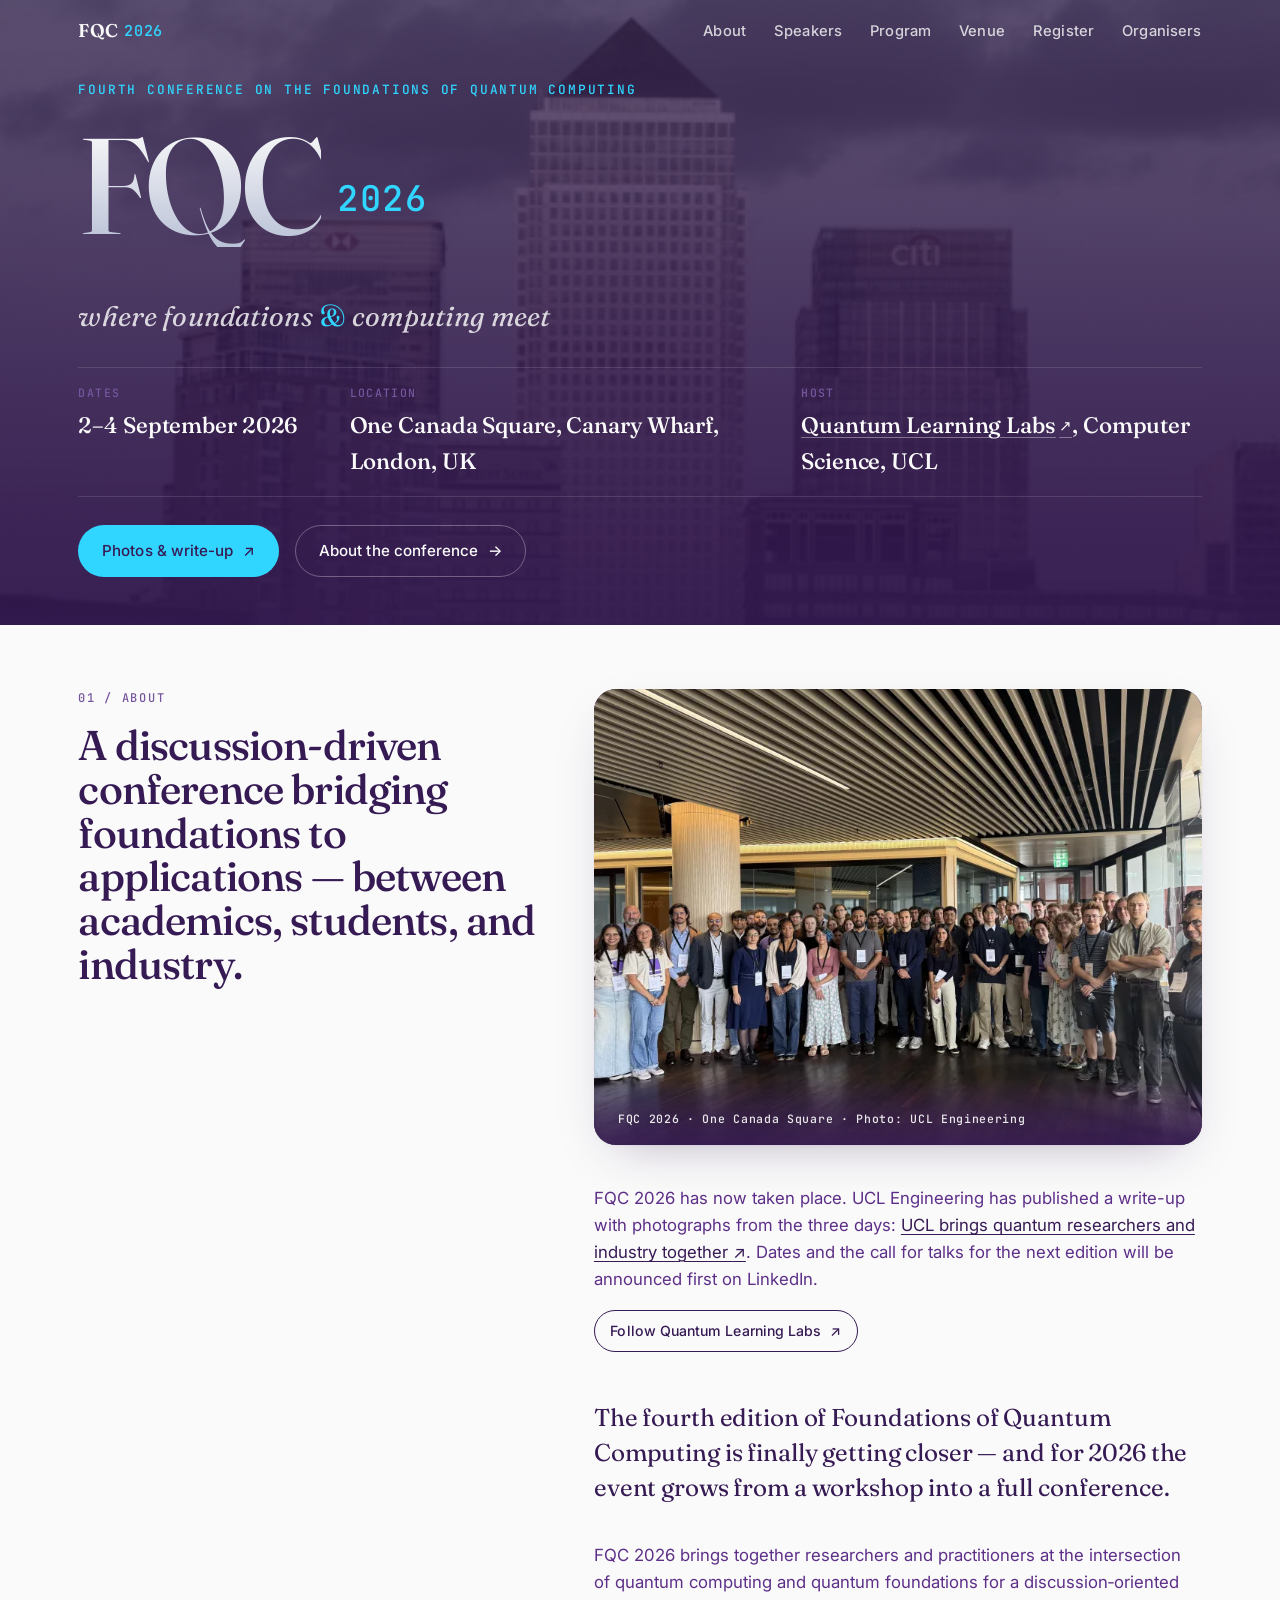
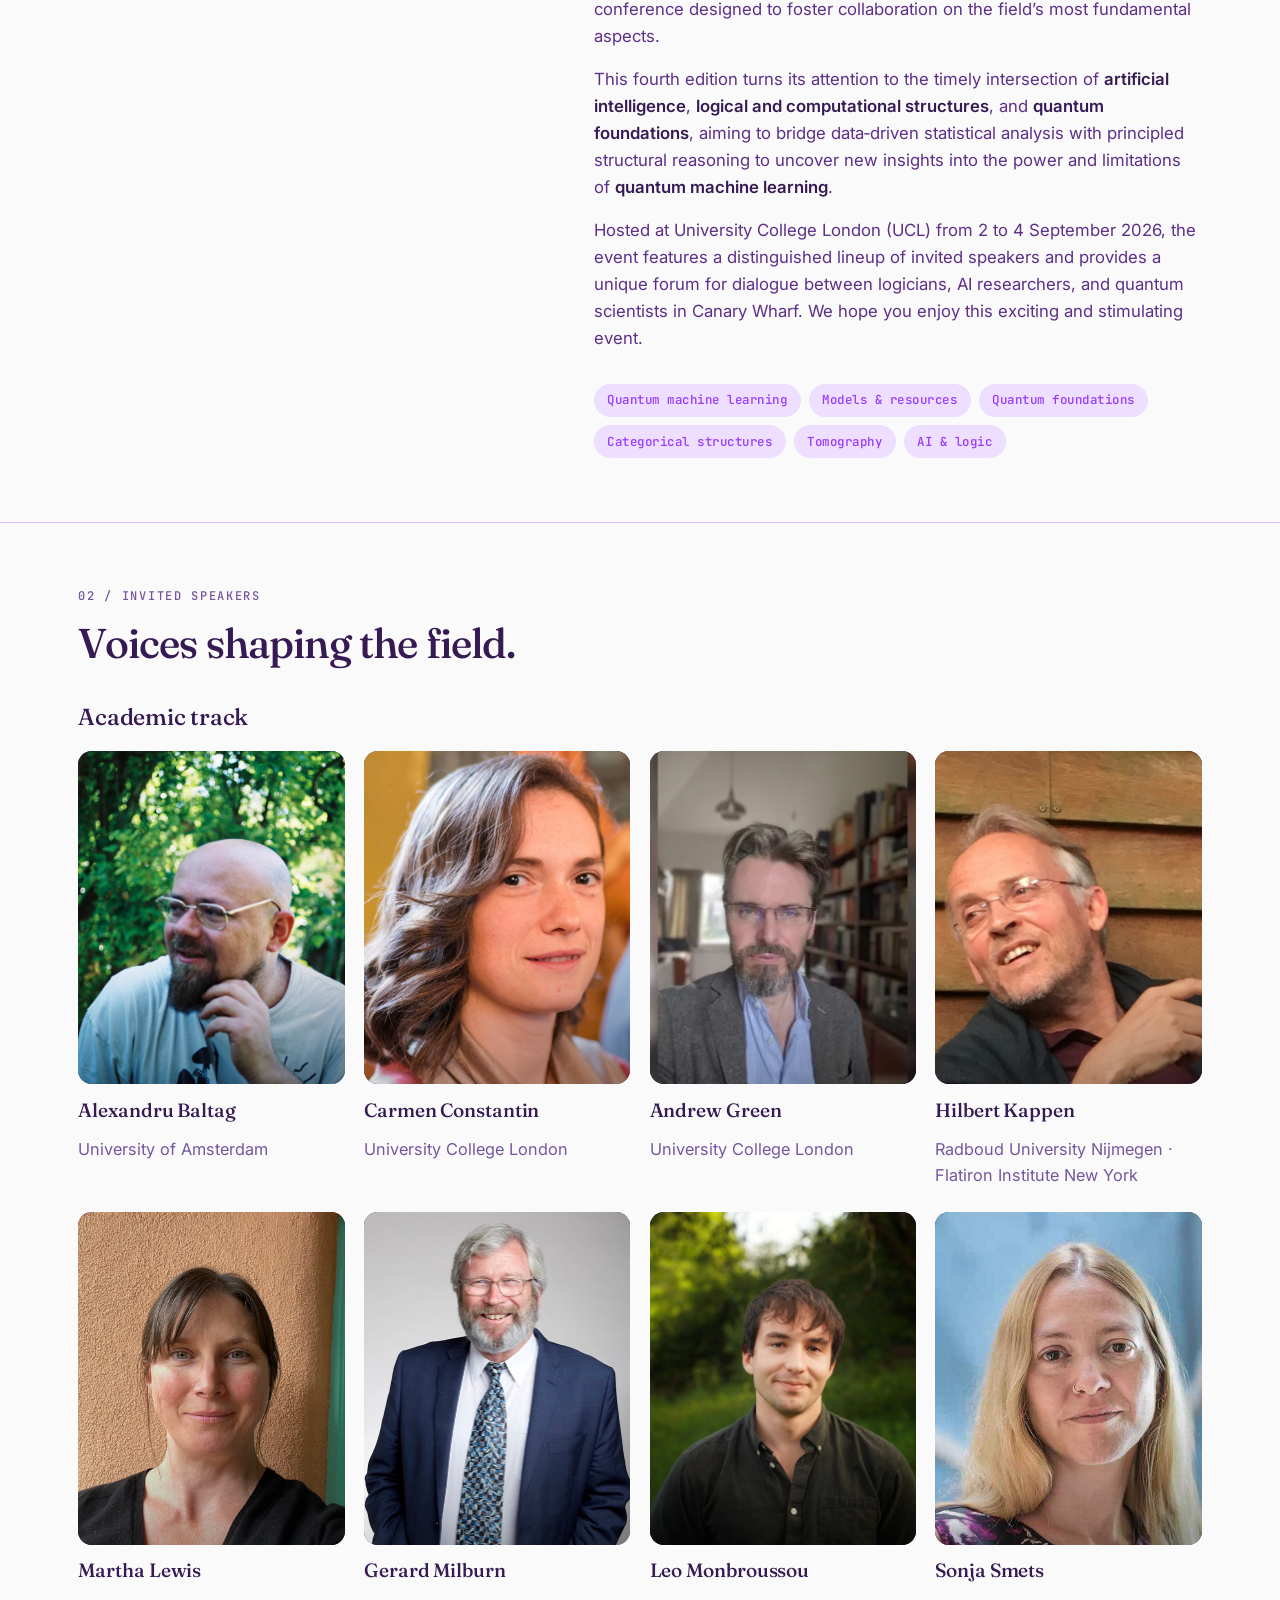
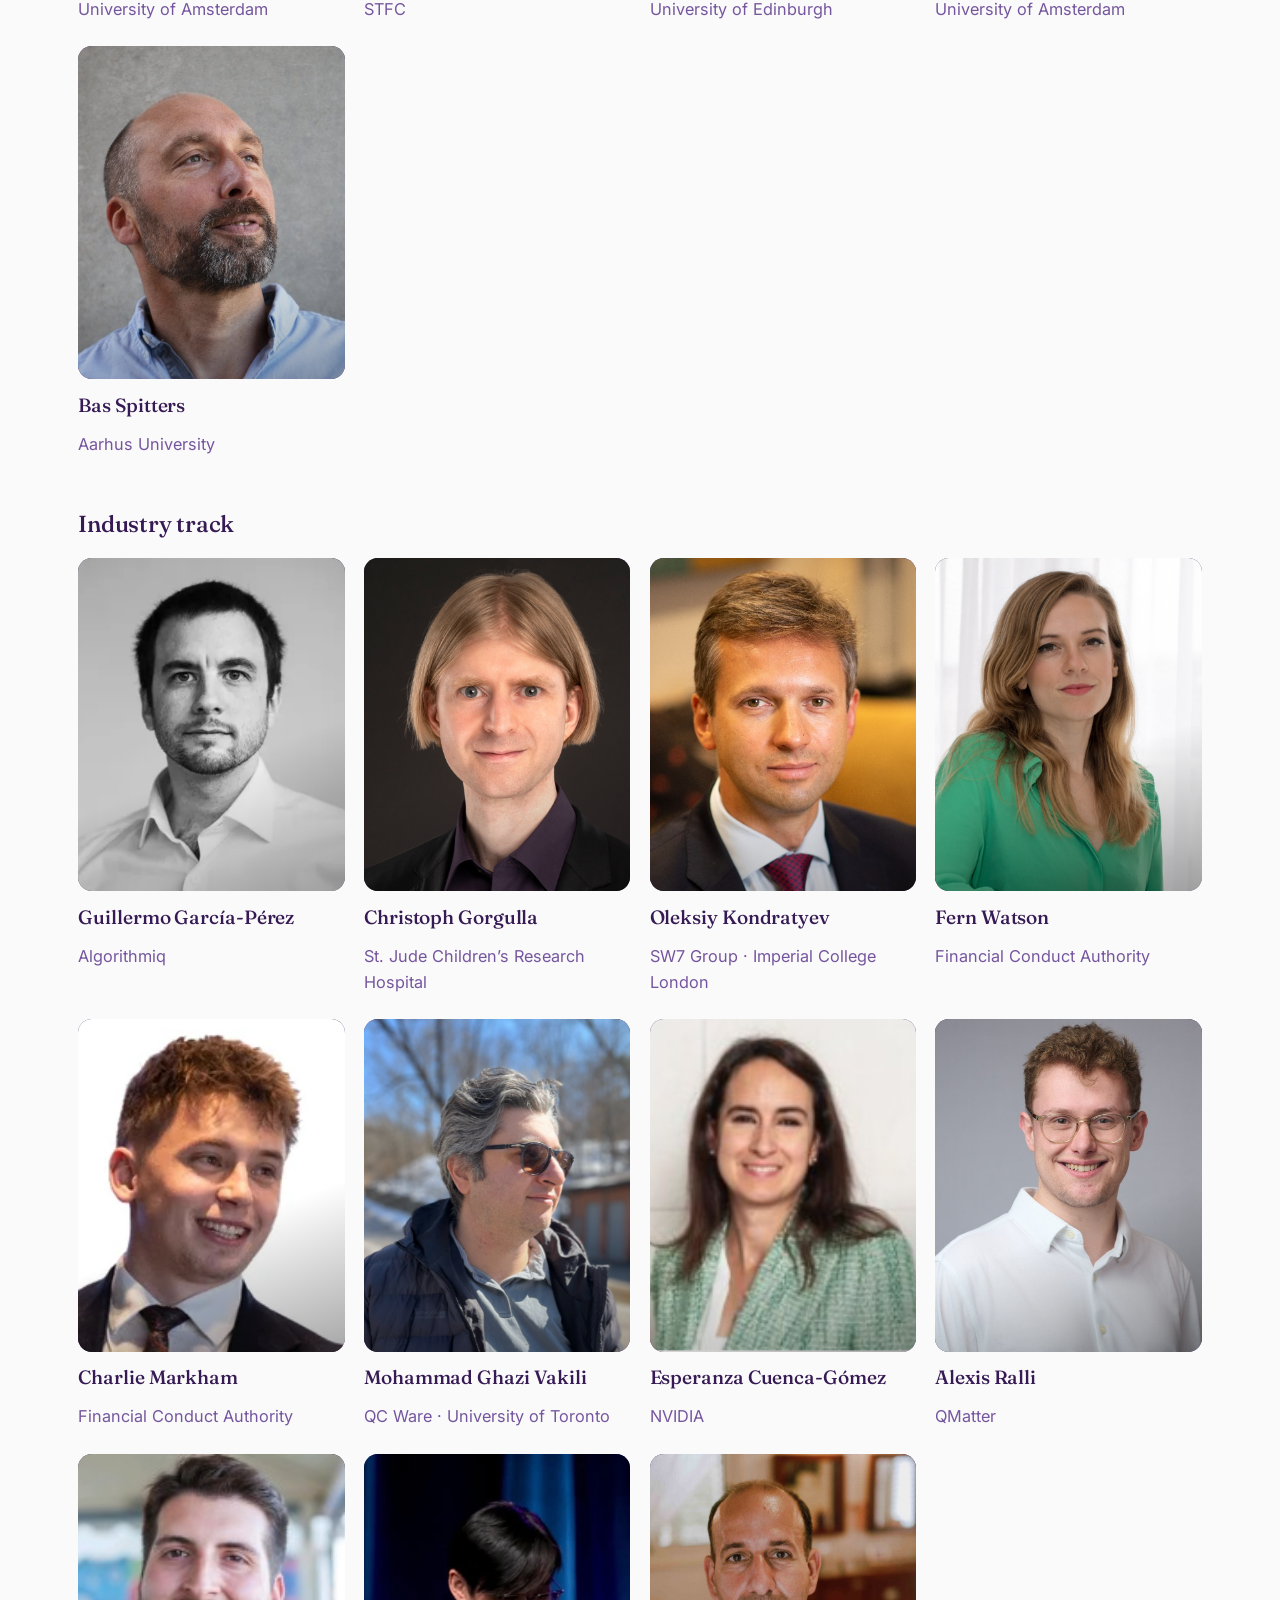
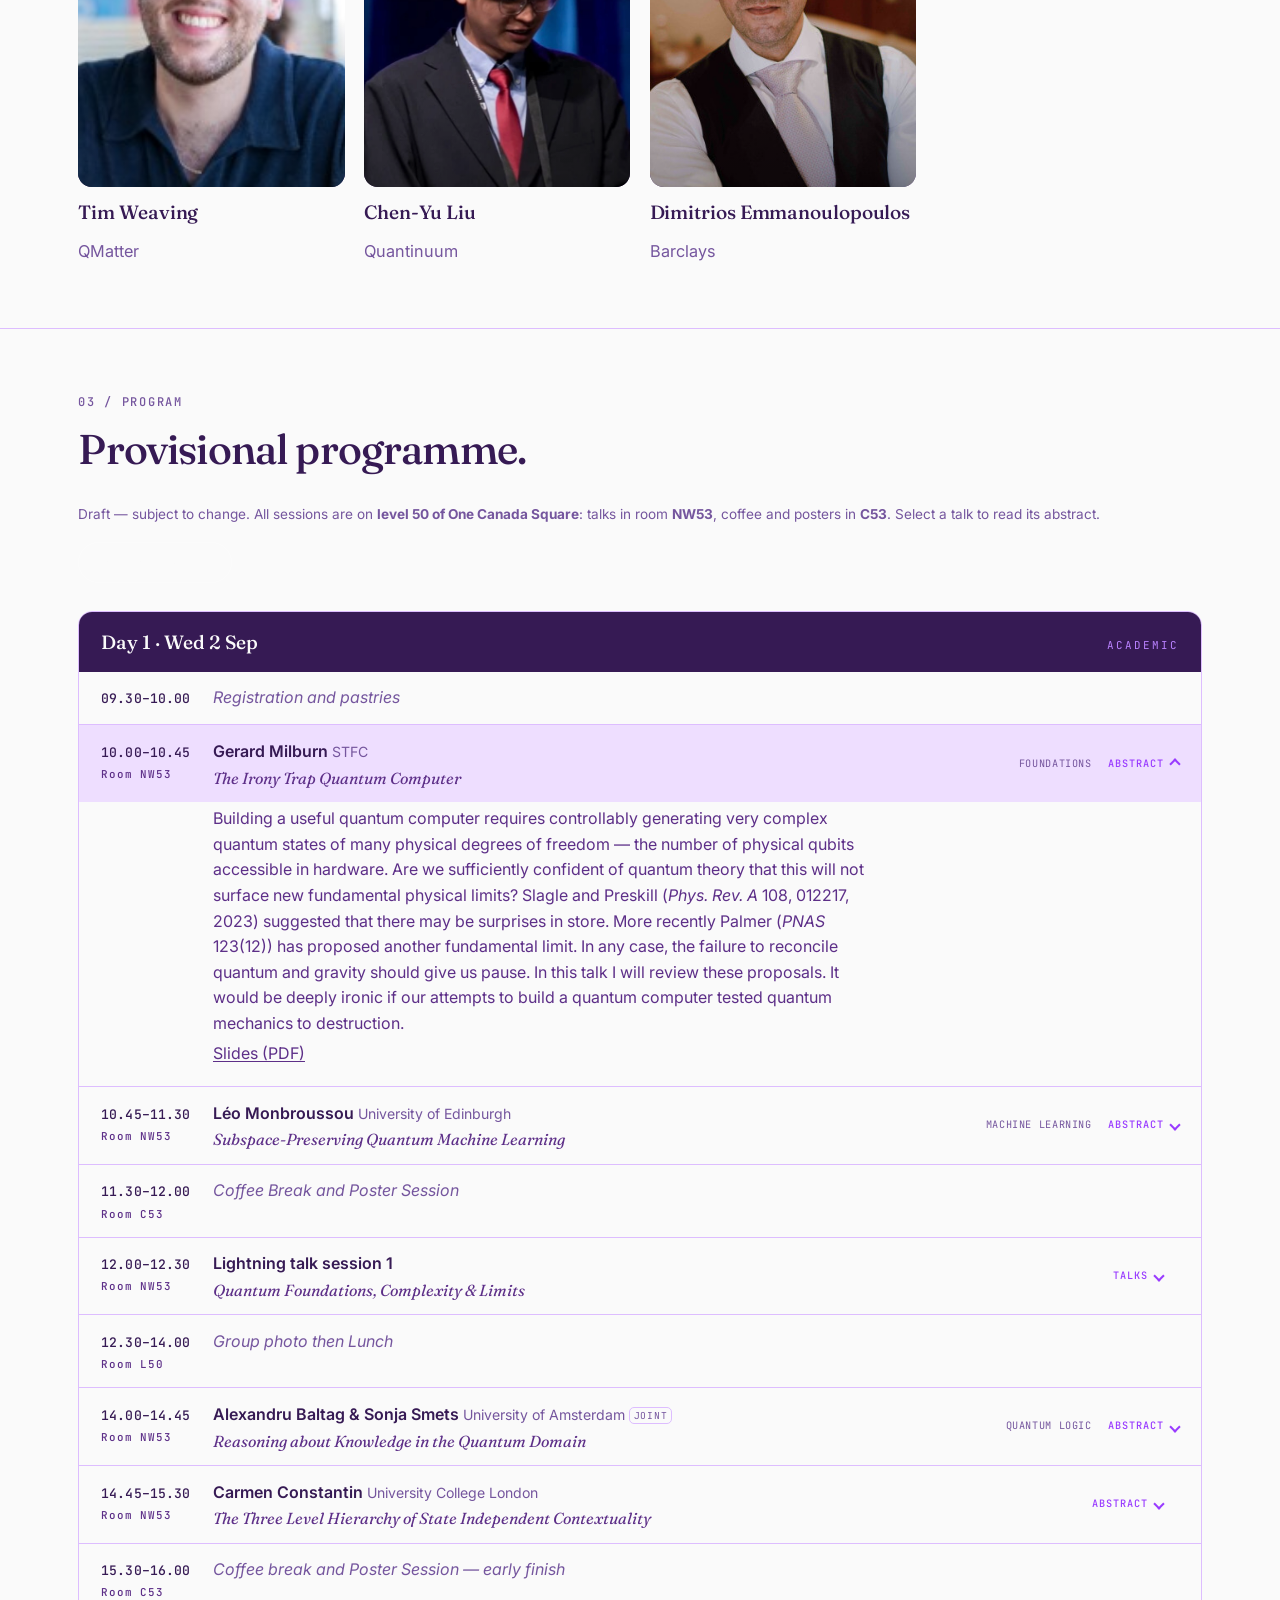
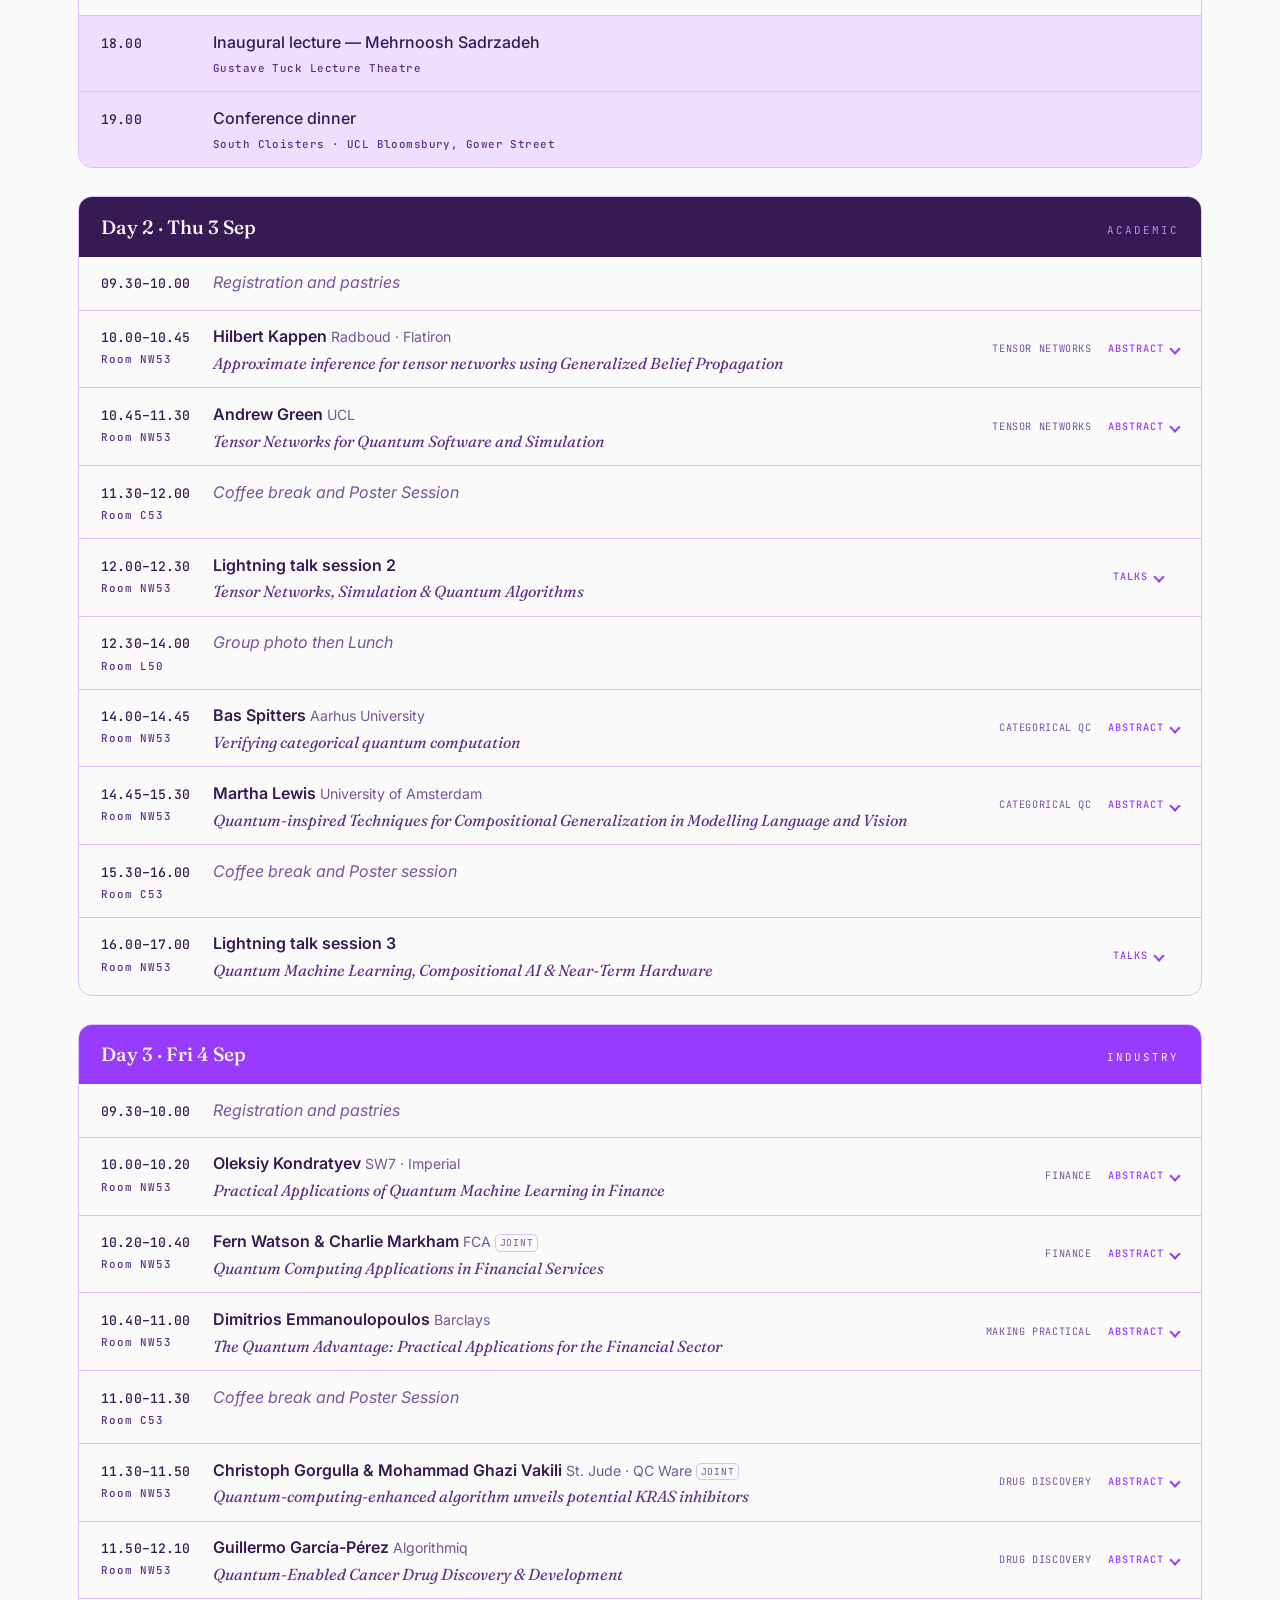
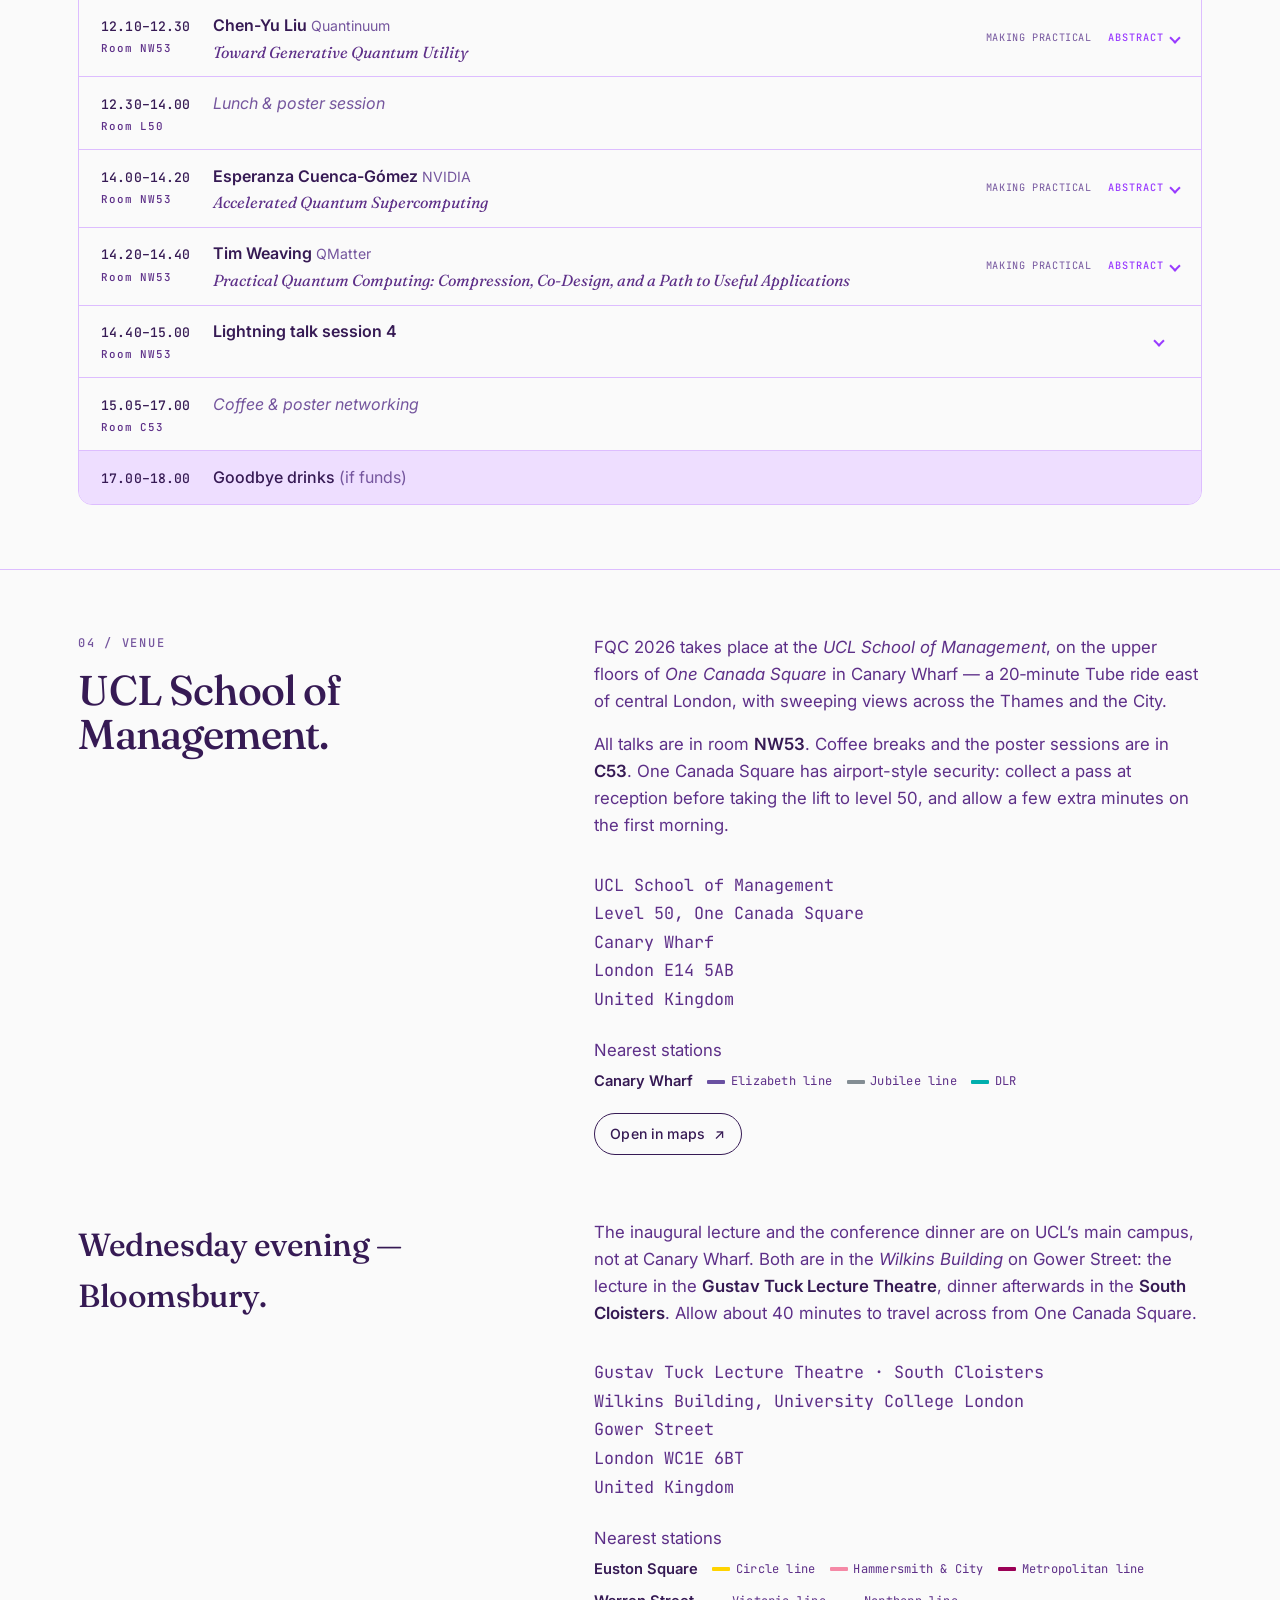
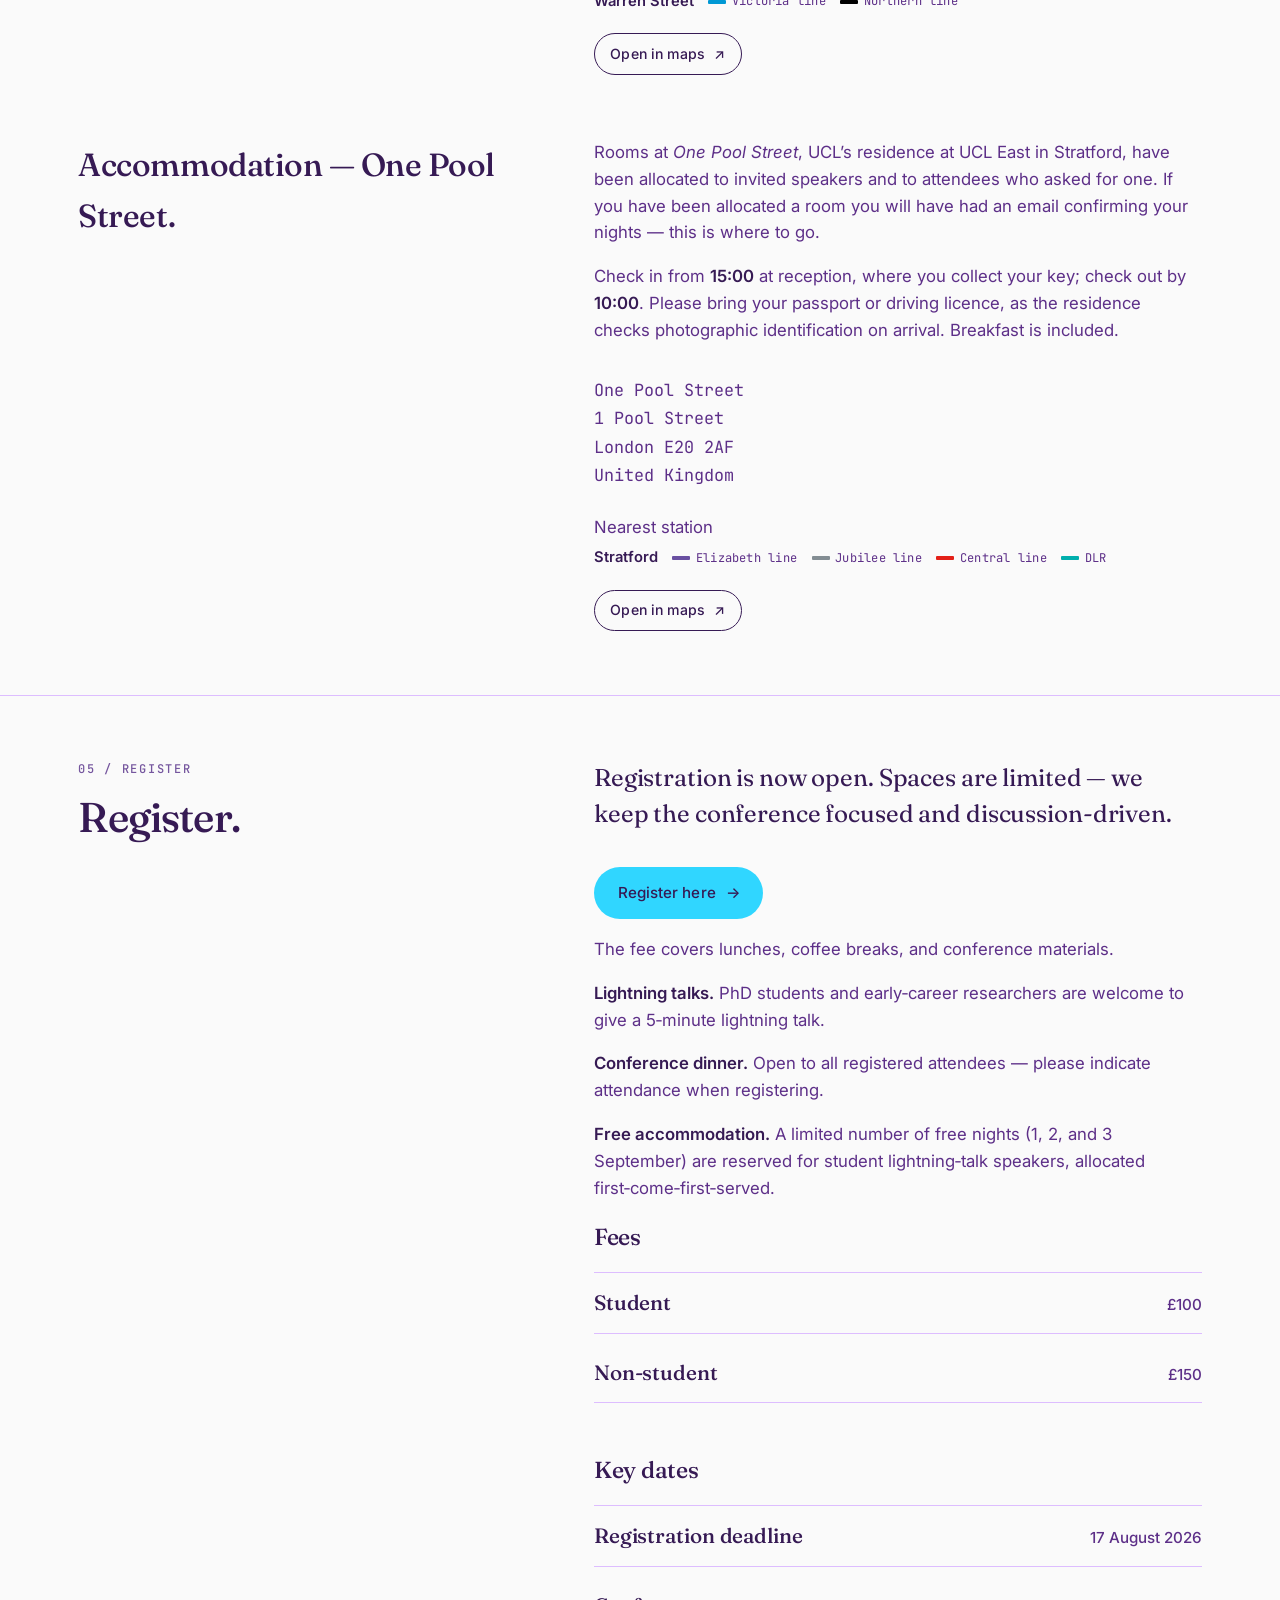
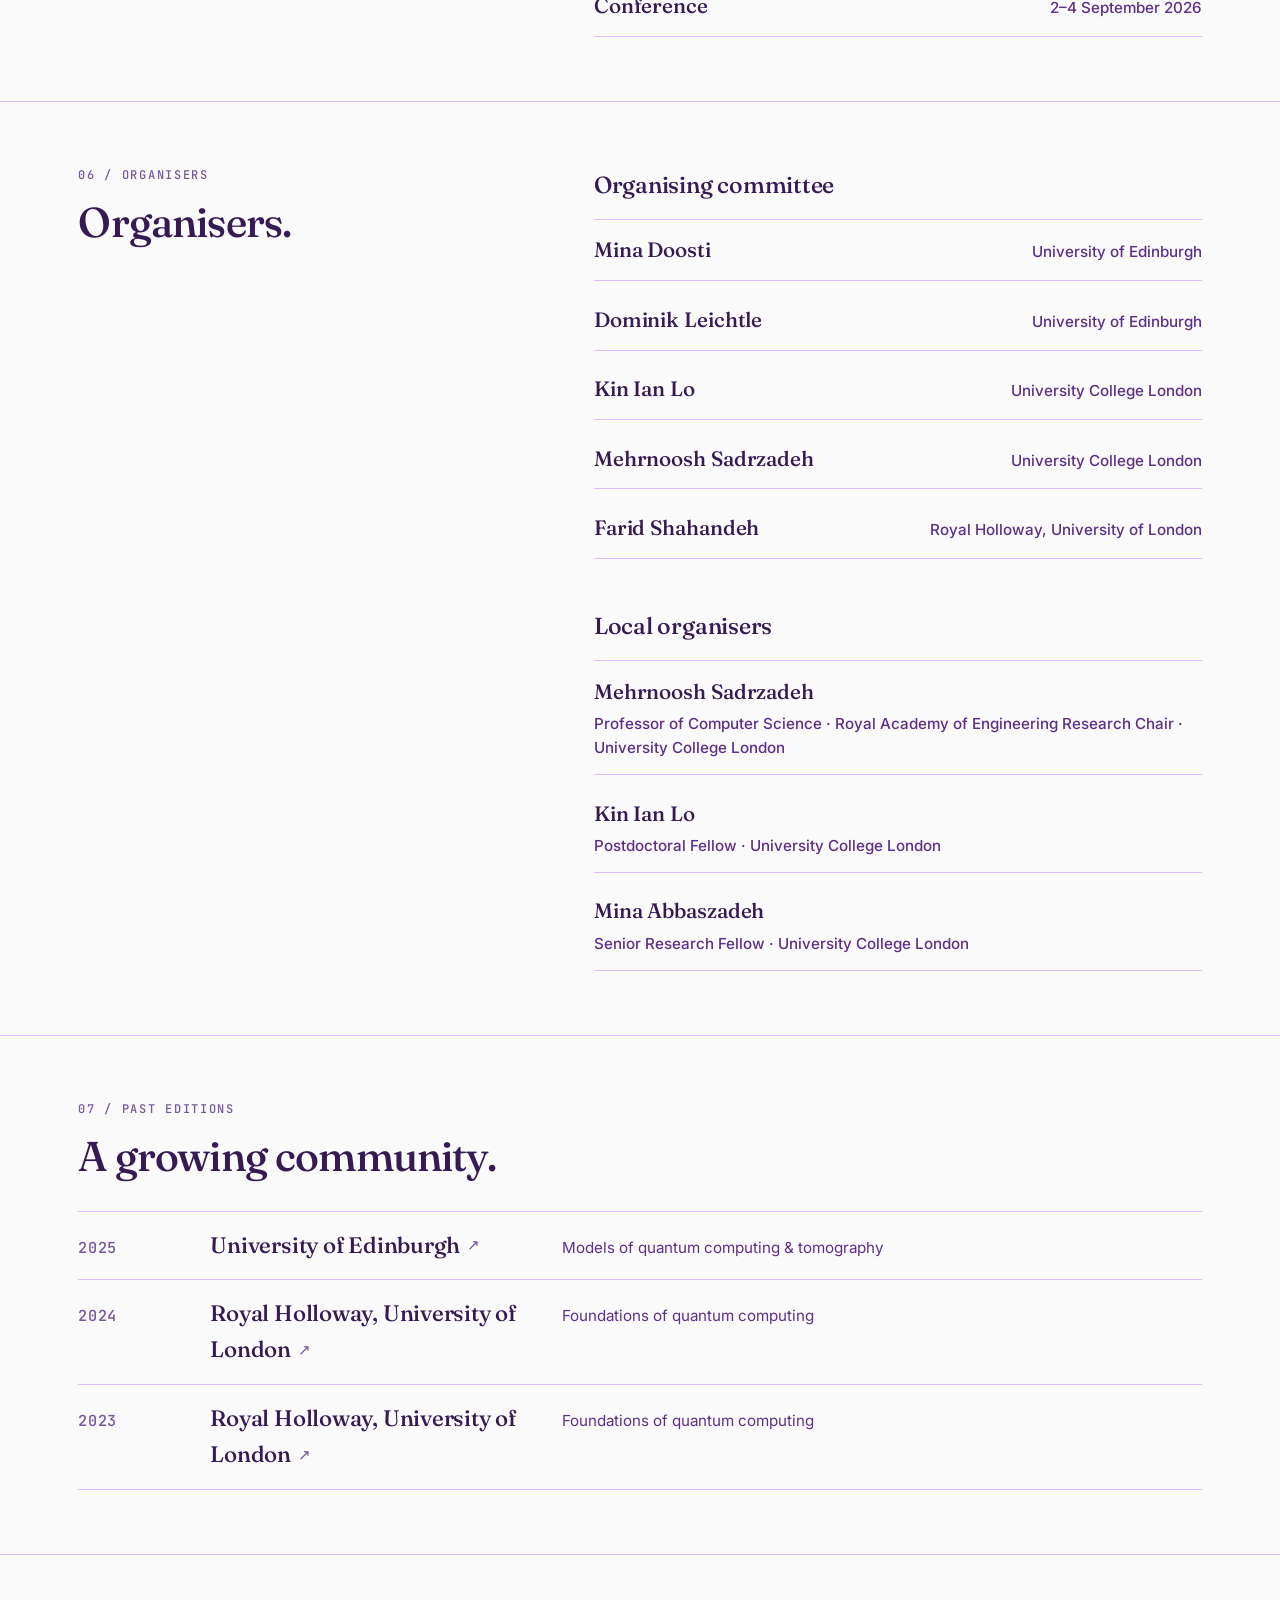
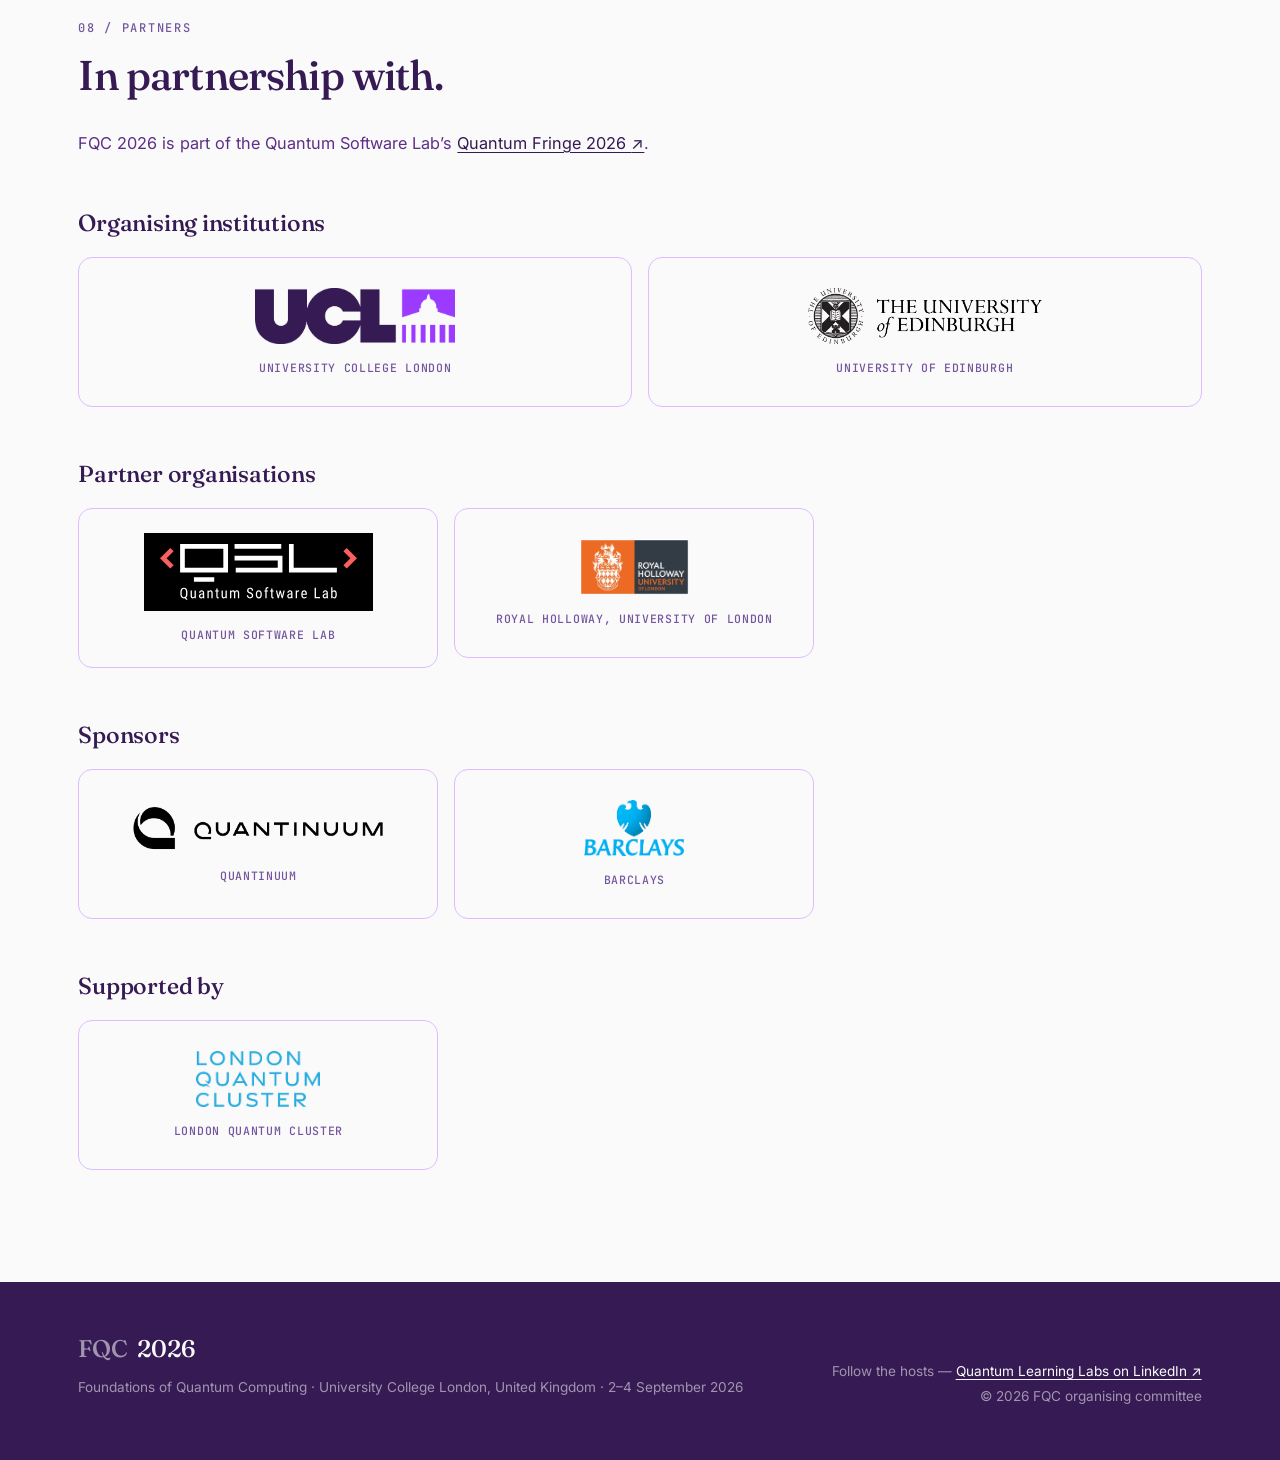
<file: index.html>
<!doctype html>
<html lang="en" data-density="compact">
<head>
<meta charset="utf-8" />
<meta name="viewport" content="width=device-width, initial-scale=1, viewport-fit=cover" />
<title>FQC 2026 — Foundations of Quantum Computing</title>
<meta name="description" content="The fourth Foundations of Quantum Computing conference. University College London, 2–4 September 2026. Where foundations and computing meet." />
<meta name="theme-color" content="#361a54" />

<meta property="og:title" content="FQC 2026 — Foundations of Quantum Computing" />
<meta property="og:description" content="University College London · 2–4 September 2026 · Where foundations and computing meet." />
<meta property="og:type" content="website" />
<meta property="og:url" content="https://fqc-conf.github.io/" />
<meta property="og:image" content="https://fqc-conf.github.io/assets/og-card.jpg" />
<meta property="og:image:width" content="1200" />
<meta property="og:image:height" content="630" />
<meta property="og:image:alt" content="FQC 2026 — Fourth Conference on the Foundations of Quantum Computing. 2–4 September 2026, One Canada Square, London." />

<meta name="twitter:card" content="summary_large_image" />
<meta name="twitter:title" content="FQC 2026 — Foundations of Quantum Computing" />
<meta name="twitter:description" content="University College London · 2–4 September 2026 · Where foundations and computing meet." />
<meta name="twitter:image" content="https://fqc-conf.github.io/assets/og-card.jpg" />

<link rel="canonical" href="https://fqc-conf.github.io/" />

<script type="application/ld+json">
{
  "@context": "https://schema.org",
  "@type": "Event",
  "name": "FQC 2026 — Foundations of Quantum Computing",
  "description": "The fourth Foundations of Quantum Computing conference. A discussion-driven event bridging foundations to applications, bringing together academics, students, and industry.",
  "startDate": "2026-09-02",
  "endDate": "2026-09-04",
  "eventStatus": "https://schema.org/EventScheduled",
  "eventAttendanceMode": "https://schema.org/OfflineEventAttendanceMode",
  "image": "https://fqc-conf.github.io/assets/og-card.jpg",
  "performer": [
    { "@type": "Person", "name": "Alexandru Baltag" },
    { "@type": "Person", "name": "Andrew Green" },
    { "@type": "Person", "name": "Hilbert Kappen" },
    { "@type": "Person", "name": "Martha Lewis" },
    { "@type": "Person", "name": "Gerard Milburn" },
    { "@type": "Person", "name": "Leo Monbroussou" },
    { "@type": "Person", "name": "Sonja Smets" },
    { "@type": "Person", "name": "Bas Spitters" },
    { "@type": "Person", "name": "Guillermo García-Pérez" },
    { "@type": "Person", "name": "Christoph Gorgulla" },
    { "@type": "Person", "name": "Oleksiy Kondratyev" },
    { "@type": "Person", "name": "Fern Watson" },
    { "@type": "Person", "name": "Charlie Markham" },
    { "@type": "Person", "name": "Mohammad Ghazi Vakili" },
    { "@type": "Person", "name": "Esperanza Cuenca-Gómez" },
    { "@type": "Person", "name": "Alexis Ralli" },
    { "@type": "Person", "name": "Tim Weaving" },
    { "@type": "Person", "name": "Chen-Yu Liu" },
    { "@type": "Person", "name": "Carmen Constantin" },
    { "@type": "Person", "name": "Dimitrios Emmanoulopoulos" }
  ],
  "location": {
    "@type": "Place",
    "name": "UCL School of Management",
    "address": {
      "@type": "PostalAddress",
      "streetAddress": "One Canada Square",
      "addressLocality": "London",
      "postalCode": "E14 5AB",
      "addressCountry": "GB"
    }
  },
  "organizer": {
    "@type": "Organization",
    "name": "FQC 2026 Organising Committee",
    "url": "https://fqc-conf.github.io/"
  },
  "url": "https://fqc-conf.github.io/",
  "offers": {
    "@type": "Offer",
    "url": "https://fqc-conf.github.io/#register",
    "priceCurrency": "GBP",
    "price": "100",
    "availability": "https://schema.org/InStock"
  }
}
</script>

<link rel="icon" type="image/svg+xml" href="data:image/svg+xml;utf8,<svg xmlns='http://www.w3.org/2000/svg' viewBox='0 0 32 32'><rect width='32' height='32' rx='6' fill='%23361a54'/><g fill='none' stroke='%2330d6ff' stroke-width='1.4'><circle cx='16' cy='16' r='9'/><ellipse cx='16' cy='16' rx='9' ry='3.6' transform='rotate(35 16 16)'/><ellipse cx='16' cy='16' rx='9' ry='3.6' transform='rotate(-35 16 16)'/></g><circle cx='16' cy='16' r='2' fill='%2330d6ff'/></svg>" />

<link rel="preconnect" href="https://fonts.googleapis.com" />
<link rel="preconnect" href="https://fonts.gstatic.com" crossorigin />
<link href="https://fonts.googleapis.com/css2?family=Fraunces:opsz,wght@9..144,400;9..144,500;9..144,600;9..144,700&family=Inter:wght@400;500;600;700&family=JetBrains+Mono:wght@400;500&display=swap" rel="stylesheet" />

<link rel="stylesheet" href="style.css?v=7" />
</head>
<body>

<a class="skip-link" href="#main">Skip to content</a>

<header class="site-header" id="top">
  <div class="container nav-bar">
    <a href="#top" class="brand">
      <span class="brand-text">FQC<span class="brand-year">2026</span></span>
    </a>

    <button class="nav-toggle" aria-expanded="false" aria-controls="primary-nav" aria-label="Toggle navigation">
      <span></span><span></span><span></span>
    </button>

    <nav class="primary-nav" id="primary-nav" aria-label="Primary">
      <ul>
        <li><a href="#about">About</a></li>
        <li><a href="#speakers">Speakers</a></li>
        <li><a href="#program">Program</a></li>
        <li><a href="#venue">Venue</a></li>
        <li><a href="#register">Register</a></li>
        <li><a href="#organisers">Organisers</a></li>
      </ul>
    </nav>
  </div>
</header>

<main id="main">

<section class="hero" aria-labelledby="hero-title">
  <div class="hero-bg" aria-hidden="true"></div>
  <div class="hero-overlay" aria-hidden="true"></div>

  <div class="container hero-inner">
    <p class="eyebrow">Fourth Conference on the Foundations of Quantum Computing</p>
    <h1 id="hero-title" class="hero-title">
      <span class="hero-fqc">FQC</span><span class="hero-2026">2026</span>
    </h1>
    <p class="hero-tagline">where foundations <span class="amp">&amp;</span> computing meet</p>

    <dl class="hero-meta">
      <div>
        <dt>Dates</dt>
        <dd>2&ndash;4 September 2026</dd>
      </div>
      <div>
        <dt>Location</dt>
        <dd>One Canada Square, Canary Wharf, London, UK</dd>
      </div>
      <div>
        <dt>Host</dt>
        <dd><a class="hero-link" href="https://www.linkedin.com/company/qll/" target="_blank" rel="noopener">Quantum Learning Labs<span class="hero-link-arrow" aria-hidden="true">&#8599;</span></a>, Computer Science, UCL</dd>
      </div>
    </dl>

    <div class="hero-cta">
      <a class="btn btn-primary" href="https://www.ucl.ac.uk/engineering/news/2026/sep/ucl-brings-quantum-researchers-and-industry-together-international-conference" target="_blank" rel="noopener">Photos &amp; write-up <span aria-hidden="true">&#8599;</span></a>
      <a class="btn btn-ghost" href="#about">About the conference <span aria-hidden="true">→</span></a>
    </div>
  </div>

  <a class="scroll-hint" href="#about" aria-label="Scroll to about section">
    <span></span>
  </a>
</section>

<section id="about" class="section section-about" aria-labelledby="about-title">
  <div class="container two-col">
    <header class="col-head">
      <p class="section-label">01 / About</p>
      <h2 id="about-title" class="section-title">A discussion-driven conference bridging foundations to applications &mdash; between academics, students, and industry.</h2>
    </header>
    <div class="col-body prose">
      <figure class="group-photo">
        <img src="assets/fqc-2026-group-photo.webp" width="810" height="608"
             alt="FQC 2026 participants gathered in the foyer of UCL School of Management, One Canada Square" loading="lazy" />
        <figcaption>FQC 2026 &middot; One Canada Square &middot; Photo: UCL Engineering</figcaption>
      </figure>
      <p class="partners-note">
        FQC 2026 has now taken place. UCL Engineering has published a write-up with
        photographs from the three days:
        <a href="https://www.ucl.ac.uk/engineering/news/2026/sep/ucl-brings-quantum-researchers-and-industry-together-international-conference" target="_blank" rel="noopener">UCL brings quantum researchers and industry together <span aria-hidden="true">&#8599;</span></a>.
        Dates and the call for talks for the next edition will be announced
        first on LinkedIn.
      </p>
      <p class="follow-cta">
        <a class="btn btn-ghost btn-sm" href="https://www.linkedin.com/company/qll/" target="_blank" rel="noopener">Follow Quantum Learning Labs <span aria-hidden="true">&#8599;</span></a>
      </p>
      <p class="lede">
        The fourth edition of Foundations of Quantum Computing
        is finally getting closer &mdash; and for 2026 the event grows from a workshop into a full conference.
      </p>
      <p>
        FQC 2026 brings together researchers and practitioners at the intersection of
        quantum computing and quantum foundations for a discussion&#8209;oriented
        conference designed to foster collaboration on the field&rsquo;s most fundamental
        aspects.
      </p>
      <p>
        This fourth edition turns its attention to the timely intersection of
        <strong>artificial intelligence</strong>,
        <strong>logical and computational structures</strong>, and
        <strong>quantum foundations</strong>, aiming to bridge data&#8209;driven
        statistical analysis with principled structural reasoning to uncover new
        insights into the power and limitations of <strong>quantum machine
        learning</strong>.
      </p>
      <p>
        Hosted at University College London (UCL) from 2 to 4 September 2026, the event
        features a distinguished lineup of invited speakers and provides a unique forum
        for dialogue between logicians, AI researchers, and quantum scientists in
        Canary Wharf. We hope you enjoy this exciting and stimulating event.
      </p>
      <ul class="tag-list" aria-label="Topics">
        <li>Quantum machine learning</li>
        <li>Models &amp; resources</li>
        <li>Quantum foundations</li>
        <li>Categorical structures</li>
        <li>Tomography</li>
        <li>AI &amp; logic</li>
      </ul>
    </div>
  </div>
</section>

<section id="speakers" class="section section-speakers" aria-labelledby="speakers-title">
  <div class="container">
    <header class="section-head">
      <p class="section-label">02 / Invited speakers</p>
      <h2 id="speakers-title" class="section-title">Voices shaping the field.</h2>
    </header>

    <h3 class="org-group-title">Academic track</h3>
    <ul class="speaker-grid" role="list">
      <li class="speaker">
        <div class="speaker-portrait" aria-hidden="true">
          <img src="assets/speakers/alexandru-baltag.jpg" alt="" loading="lazy" />
        </div>
        <h3><a class="speaker-link" href="https://sites.google.com/site/thealexandrubaltagsite/" target="_blank" rel="noopener">Alexandru Baltag<span class="speaker-arrow" aria-hidden="true">↗</span></a></h3>
        <p class="affil">University of Amsterdam</p>
      </li>
      <li class="speaker">
        <div class="speaker-portrait" aria-hidden="true">
          <img src="assets/speakers/carmen-constantin.jpg" alt="" loading="lazy" />
        </div>
        <h3><a class="speaker-link" href="http://www0.cs.ucl.ac.uk/people/C.Constantin.html" target="_blank" rel="noopener">Carmen Constantin<span class="speaker-arrow" aria-hidden="true">↗</span></a></h3>
        <p class="affil">University College London</p>
      </li>
      <li class="speaker">
        <div class="speaker-portrait" aria-hidden="true">
          <img src="assets/speakers/andrew-green.jpg" alt="" loading="lazy" />
        </div>
        <h3>Andrew Green</h3>
        <p class="affil">University College London</p>
      </li>
      <li class="speaker">
        <div class="speaker-portrait" aria-hidden="true">
          <img src="assets/speakers/bert-kappen.png" alt="" loading="lazy" />
        </div>
        <h3><a class="speaker-link" href="https://www.snn.ru.nl/~bertk/" target="_blank" rel="noopener">Hilbert Kappen<span class="speaker-arrow" aria-hidden="true">↗</span></a></h3>
        <p class="affil">Radboud University Nijmegen &middot; Flatiron Institute New York</p>
      </li>
      <li class="speaker">
        <div class="speaker-portrait" aria-hidden="true">
          <img src="assets/speakers/martha-lewis.jpg" alt="" loading="lazy" />
        </div>
        <h3><a class="speaker-link" href="https://marthaflinderslewis.github.io/" target="_blank" rel="noopener">Martha Lewis<span class="speaker-arrow" aria-hidden="true">↗</span></a></h3>
        <p class="affil">University of Amsterdam</p>
      </li>
      <li class="speaker">
        <div class="speaker-portrait" aria-hidden="true">
          <img src="assets/speakers/gerard-milburn.jpg" alt="" loading="lazy" />
        </div>
        <h3>Gerard Milburn</h3>
        <p class="affil">STFC</p>
      </li>
      <li class="speaker">
        <div class="speaker-portrait" aria-hidden="true">
          <img src="assets/speakers/leo-monbroussou.jpg" alt="" loading="lazy" />
        </div>
        <h3><a class="speaker-link" href="https://sites.google.com/view/leomonbroussou" target="_blank" rel="noopener">Leo Monbroussou<span class="speaker-arrow" aria-hidden="true">↗</span></a></h3>
        <p class="affil">University of Edinburgh</p>
      </li>
      <li class="speaker">
        <div class="speaker-portrait" aria-hidden="true">
          <img src="assets/speakers/sonja-smets.jpg" alt="" loading="lazy" />
        </div>
        <h3><a class="speaker-link" href="https://sites.google.com/site/thesonjasmetssite/" target="_blank" rel="noopener">Sonja Smets<span class="speaker-arrow" aria-hidden="true">↗</span></a></h3>
        <p class="affil">University of Amsterdam</p>
      </li>
      <li class="speaker">
        <div class="speaker-portrait" aria-hidden="true">
          <img src="assets/speakers/bas-spitters.jpg" alt="" loading="lazy" />
        </div>
        <h3><a class="speaker-link" href="https://users-cs.au.dk/spitters/" target="_blank" rel="noopener">Bas Spitters<span class="speaker-arrow" aria-hidden="true">↗</span></a></h3>
        <p class="affil">Aarhus University</p>
      </li>
    </ul>

    <h3 class="org-group-title">Industry track</h3>
    <ul class="speaker-grid" role="list">
      <li class="speaker">
        <div class="speaker-portrait" aria-hidden="true">
          <img src="assets/speakers/guillermo-garcia-perez.webp" alt="" loading="lazy" />
        </div>
        <h3><a class="speaker-link" href="https://algorithmiq.fi/" target="_blank" rel="noopener">Guillermo García-Pérez<span class="speaker-arrow" aria-hidden="true">↗</span></a></h3>
        <p class="affil">Algorithmiq</p>
      </li>
      <li class="speaker">
        <div class="speaker-portrait" aria-hidden="true">
          <img src="assets/speakers/christoph-gorgulla.png" alt="" loading="lazy" />
        </div>
        <h3><a class="speaker-link" href="https://www.stjude.org/research/labs/gorgulla-lab.html" target="_blank" rel="noopener">Christoph Gorgulla<span class="speaker-arrow" aria-hidden="true">↗</span></a></h3>
        <p class="affil">St. Jude Children&rsquo;s Research Hospital</p>
      </li>
      <li class="speaker">
        <div class="speaker-portrait" aria-hidden="true">
          <img src="assets/speakers/oleksiy-kondratyev.jpg" alt="" loading="lazy" />
        </div>
        <h3>Oleksiy Kondratyev</h3>
        <p class="affil">SW7 Group &middot; Imperial College London</p>
      </li>
      <li class="speaker">
        <div class="speaker-portrait" aria-hidden="true">
          <img src="assets/speakers/fern-watson.jpg" alt="" loading="lazy" />
        </div>
        <h3>Fern Watson</h3>
        <p class="affil">Financial Conduct Authority</p>
      </li>
      <li class="speaker">
        <div class="speaker-portrait" aria-hidden="true">
          <img src="assets/speakers/charlie-markham.webp" alt="" loading="lazy" />
        </div>
        <h3>Charlie Markham</h3>
        <p class="affil">Financial Conduct Authority</p>
      </li>
      <li class="speaker">
        <div class="speaker-portrait" aria-hidden="true">
          <img src="assets/speakers/mohammad-ghazi-vakili.jpg" alt="" loading="lazy" />
        </div>
        <h3><a class="speaker-link" href="https://www.cs.toronto.edu/~mghazi/" target="_blank" rel="noopener">Mohammad Ghazi Vakili<span class="speaker-arrow" aria-hidden="true">↗</span></a></h3>
        <p class="affil">QC Ware &middot; University of Toronto</p>
      </li>
      <li class="speaker">
        <div class="speaker-portrait" aria-hidden="true">
          <img src="assets/speakers/esperanza-cuenca-gomez.png" alt="" loading="lazy" />
        </div>
        <h3><a class="speaker-link" href="https://developer.nvidia.com/blog/author/ecuencagomez/" target="_blank" rel="noopener">Esperanza Cuenca-Gómez<span class="speaker-arrow" aria-hidden="true">↗</span></a></h3>
        <p class="affil">NVIDIA</p>
      </li>
      <li class="speaker">
        <div class="speaker-portrait" aria-hidden="true">
          <img src="assets/speakers/alexis-ralli.jpg" alt="" loading="lazy" />
        </div>
        <h3><a class="speaker-link" href="https://alexisralli.github.io" target="_blank" rel="noopener">Alexis Ralli<span class="speaker-arrow" aria-hidden="true">↗</span></a></h3>
        <p class="affil">QMatter</p>
      </li>
      <li class="speaker">
        <div class="speaker-portrait" aria-hidden="true">
          <img src="assets/speakers/tim-weaving.jpg" alt="" loading="lazy" />
        </div>
        <h3><a class="speaker-link" href="https://www.linkedin.com/in/tim-weaving-61b47912a/" target="_blank" rel="noopener">Tim Weaving<span class="speaker-arrow" aria-hidden="true">↗</span></a></h3>
        <p class="affil">QMatter</p>
      </li>
      <li class="speaker">
        <div class="speaker-portrait" aria-hidden="true">
          <img src="assets/speakers/chen-yu-liu.webp" alt="" loading="lazy" />
        </div>
        <h3><a class="speaker-link" href="https://cylphysics.github.io/" target="_blank" rel="noopener">Chen-Yu Liu<span class="speaker-arrow" aria-hidden="true">↗</span></a></h3>
        <p class="affil">Quantinuum</p>
      </li>
      <li class="speaker">
        <div class="speaker-portrait" aria-hidden="true">
          <img src="assets/speakers/dimitrios-emmanoulopoulos.jpg" alt="" loading="lazy" />
        </div>
        <h3>Dimitrios Emmanoulopoulos</h3>
        <p class="affil">Barclays</p>
      </li>
    </ul>
  </div>
</section>

<section id="program" class="section section-program" aria-labelledby="program-title">
  <div class="container">
    <header class="section-head">
      <p class="section-label">03 / Program</p>
      <h2 id="program-title" class="section-title">Provisional programme.</h2>
    </header>

    <div class="agenda-bar">
      <p class="muted small">Draft &mdash; subject to change. All sessions are on <strong>level&nbsp;50 of One Canada Square</strong>: talks in room <strong>NW53</strong>, coffee and posters in <strong>C53</strong>. Select a talk to read its abstract.</p>
      <a class="btn btn-ghost btn-sm" href="assets/FQC-2026-programme.pdf" target="_blank" rel="noopener">Download PDF <span aria-hidden="true">&#8599;</span></a>
    </div>

    <div class="agenda">

      <!-- DAY 1 -->
      <section class="agenda-day" aria-label="Day 1, Wednesday 2 September">
        <div class="agenda-day-head">
          <span class="agenda-day-name">Day 1 &middot; Wed 2 Sep</span>
          <span class="agenda-day-tag">Academic</span>
        </div>
        <div class="agenda-list">

     <div class="ag-row ag-break">
        <span class="ag-time">09.30&ndash;10.00</span>
        <span class="ag-main">Registration and pastries</span>
     </div> 

          <details class="ag-talk" open>
            <summary>
              <span class="ag-time">10.00&ndash;10.45<span class="ag-room">Room NW53</span></span>
              <span class="ag-main"><span class="ag-who"><span class="ag-name">Gerard Milburn</span> <span class="ag-aff">STFC</span></span><span class="ag-title">The Irony Trap Quantum Computer</span></span>
              <span class="ag-theme">foundations</span>
              <span class="ag-cue"><span class="ag-cue-label">Abstract</span><span class="ag-chevron" aria-hidden="true"></span></span>
            </summary>
            <div class="ag-body"><p>Building a useful quantum computer requires controllably generating very complex quantum states of many physical degrees of freedom &mdash; the number of physical qubits accessible in hardware. Are we sufficiently confident of quantum theory that this will not surface new fundamental physical limits? Slagle and Preskill (<em>Phys. Rev. A</em> 108, 012217, 2023) suggested that there may be surprises in store. More recently Palmer (<em>PNAS</em> 123(12)) has proposed another fundamental limit. In any case, the failure to reconcile quantum and gravity should give us pause. In this talk I will review these proposals. It would be deeply ironic if our attempts to build a quantum computer tested quantum mechanics to destruction.</p>
             <p>
               <a href="assets/GerardMilburn.pdf" target="_blank" rel="noopener">
                 Slides (PDF)
               </a>
            </p>
            </div>
          </details>

          <details class="ag-talk">
            <summary>
              <span class="ag-time">10.45&ndash;11.30<span class="ag-room">Room NW53</span></span>
              <span class="ag-main"><span class="ag-who"><span class="ag-name">L&eacute;o Monbroussou</span> <span class="ag-aff">University of Edinburgh</span></span><span class="ag-title">Subspace-Preserving Quantum Machine Learning</span></span>
              <span class="ag-theme">machine learning</span>
              <span class="ag-cue"><span class="ag-cue-label">Abstract</span><span class="ag-chevron" aria-hidden="true"></span></span>
            </summary>
            <div class="ag-body"><p>Variational quantum circuits are among the most promising candidates for near-term quantum applications, yet fundamental questions remain open regarding their trainability, their capacity to evade classical simulation, and their scalability. Subspace-preserving algorithms, which exploit symmetries of the computation to restrict the dynamics to a fixed sector of the Hilbert space, offer a setting in which these questions become more tractable. This talk presents subspace-preserving quantum machine learning algorithms, together with the theoretical guarantees currently available and what remains to be understood, with particular emphasis on particle-number-preserving photonic platforms and on how hardware-aware algorithm design may help deliver quantum utility in the near term.</p>
               <p>
               <a href="assets/FQC2026Monbroussou.pdf" target="_blank" rel="noopener">
                 Slides (PDF)
               </a>
              </p>  
            </div>
          </details>

          <div class="ag-row ag-break"><span class="ag-time">11.30&ndash;12.00<span class="ag-room">Room C53</span></span><span class="ag-main">Coffee Break and Poster Session</span></div>
          
         <details class="ag-talk">
            <summary>
              <span class="ag-time">12.00&ndash;12.30<span class="ag-room">Room NW53</span></span>
              <span class="ag-main">
              <span class="ag-who">
              <span class="ag-name">Lightning talk session 1</span>
              </span>
              <span class="ag-title">Quantum Foundations, Complexity &amp; Limits</span>
              </span>
              <span class="ag-cue"><span class="ag-cue-label">Talks</span><span class="ag-chevron" aria-hidden="true"></span></span>
           </summary>

           <div class="ag-body">

          <details>
            <summary><strong>12.00&ndash;12.05 &nbsp; Peter Martin</strong> &nbsp; <span class="ag-aff">Brunel University London</span></summary>
            <p><strong>Cylindrical Matter: A Beyond-Quantum System for Efficient Classical Simulation</strong></p>
            <p>Even simplified models of quantum many-body systems can be difficult to analyse, so one may wonder if there is benefit to exploring how beyond-quantum descriptions may fare. We propose and investigate a beyond-quantum many-body system that is based on hypothetical particles called "cylindrical bits" first introduced in Atallah et al. These particles are represented as a cylinder of vectors of R^3, somewhat analogously to how the Bloch sphere represents qubits. By considering a lattice of cylindrical bits interacting in continuous time with certain permitted measurements, we demonstrate the existence of "cylindrical matter" that yields valid probabilities, however large the system is or however long it runs. We provide efficient classical simulation algorithms (and local hidden variable models) for pure entangled quantum systems with diagonal gate interactions, by representing them as separable states, for which no previous efficient classical simulation was known. An example of the application is simulating pure Ising interactions algebraically decaying faster than r^(-3D/2).</p>
         </details>

         <details>
            <summary><strong>12.05&ndash;12.10 &nbsp; Tommy Williams</strong> &nbsp; <span class="ag-aff">University of Edinburgh</span></summary>
              <p><strong>Sheaf-Theoretic Preparation Contextuality</strong></p>
              <p>We introduce a preparation-dual notion of contextuality as an obstruction to stochastic extension. Preparation contextuality arises when locally specified preparation statistics cannot be extended to a single global response matrix compatible with all source contexts. We identify structural and compatibility conditions on admissible extensions and illustrate the framework with a quantum-mechanical example.</p>
         </details>

         <details>
           <summary><strong>12.10&ndash;12.15 &nbsp; Theodoros Yianni</strong> &nbsp; <span class="ag-aff">Royal Holloway, University of London</span></summary>
             <p><strong>Bounding Ontological Dimension via Approximate Sparsity Pattern</strong></p>
             <p>It is known from Hardy's Excess Baggage Theorem that the presence zero-valued outcome probabilities in a quantum prepare-and-measure experiment on an ideal single-qubit system can be used to prove an unbounded ontological excess baggage. In this work, we extend this to realistic experiments on single-qubit systems with approximate zero-valued probabilities to prove a lower bound on this excess baggage. Furthermore, we use a similar technique on prepare-and-measure experiments on q-qubit systems to prove a doubly-exponential in q lower bound on ontological excess baggage with a noise tolerance.</p>
         </details>

         <details>
           <summary><strong>12.15&ndash;12.20 &nbsp; Salomon Hurtado</strong></summary>
            <p><strong>When Measurement Stops: Can Quantum Coherence Re-Emerge?</strong></p>
            <p>Quantum measurement is usually discussed in terms of how interference is lost when information distinguishing alternative states becomes available. This raises a converse foundational question: when measurement or distinguishability is removed, under what conditions can quantum coherence re-emerge?</p>
            <p>This contribution considers the important distinction between three situations that can easily be conflated: an unknown classical mixture, a decohered quantum state, and a genuinely coherent superposition.</p>
            <p>I am particularly interested in whether removing measurement simply permits the evolution already predicted by standard quantum mechanics, or whether there could be experimentally identifiable conditions in which coherence between distinguishable states recovers or grows in a way that deserves further investigation.</p>
            <p>The question can be formulated operationally through observable quantities such as interference visibility and off-diagonal elements of the density matrix, allowing the discussion to move from interpretation toward potentially testable predictions.</p>
            <p>This also raises a broader question relevant to quantum computing: what exactly must be preserved, removed, or restored for quantum possibilities to remain computationally accessible?</p>
            <p>This is an exploratory foundational question rather than a claim of a completed theory. My purpose would be to invite critical discussion, identify relevant existing work, and better understand how this question fits within current quantum foundations.</p>
         </details>

         <details>
           <summary><strong>12.20&ndash;12.25 &nbsp; V&auml;in&ouml; Mehtola</strong> &nbsp; <span class="ag-aff">VTT Technical Research Centre of Finland</span></summary>
             <p><strong>Anticoncentration and Fourier Visibility in Two-Local IQP Born Machines</strong></p>
             <p>Anticoncentration and Fourier Visibility in Two-Local IQP Born Machines Classically trained IQP Born machines deploy as quantum samplers; L2 anticoncentration supports sampling-advantage routes. Using the critical-rank framework and S(G), we prove L2 anticoncentration coexists with low-weight Fourier visibility across several families. Rare low-rank sets show logarithmic degree can fail. We derive half-shell criteria and random-regular/shortcut thresholds. These are initialization results only.</p>
         </details>

         <details>
           <summary><strong>12.25&ndash;12.30 &nbsp; Theodor Iosif</strong> &nbsp; <span class="ag-aff">University College London</span></summary>
             <p><strong>Graph Neural Networks on Quantum Computers: Trainability and Classical Simulability</strong></p>
             <p>Graph Neural Networks (GNNs) have shown promise in solving complex graph-based optimization problems, with implementations on both classical and quantum computers. Whilst promising better scalability with the problem size thanks to the complex structure of Hilbert spaces, quantum GNNs are prone to untrainability; in particular, the barren plateau problem.</p>
             <p>In this work, we provide a gradient analysis for a specific type of quantum GNN. As such, the approximate bounds and expected trend of the gradient variance indicate efficient trainability for problems concerned with classical graph size scalability. This comes at the cost of a barren plateau in the subsystem encoding the nodes' features. Our results are validated by simulated experiments on two benchmarks.</p>
             <p>Furthermore, we comment on possible regimes of advantage of the model. At the circuit level, there is a trade-off; advantage can be exponential in either space or time, or polynomial in both. This trade-off is significantly impacted by the classical compilation time of the circuit (the input problem). Therefore, a low-rank dequantization analysis adds constraints to the types of graphs the quantum GNN can provide an advantage for.</p>
           </details>

          </div>
          </details>

          <div class="ag-row ag-break"><span class="ag-time">12.30&ndash;14.00<span class="ag-room">Room L50</span></span><span class="ag-main">Group photo then Lunch</span></div>

          <details class="ag-talk">
            <summary>
              <span class="ag-time">14.00&ndash;14.45<span class="ag-room">Room NW53</span></span>
              <span class="ag-main"><span class="ag-who"><span class="ag-name">Alexandru Baltag &amp; Sonja Smets</span> <span class="ag-aff">University of Amsterdam</span><span class="ag-tag">Joint</span></span><span class="ag-title">Reasoning about Knowledge in the Quantum Domain</span></span>
              <span class="ag-theme">quantum logic</span>
              <span class="ag-cue"><span class="ag-cue-label">Abstract</span><span class="ag-chevron" aria-hidden="true"></span></span>
            </summary>
            <div class="ag-body"><p>Our work integrates the methods coming from epistemic logic into the work on dynamic logics for the specification and verification of quantum programs. Our logical system, Q-DEL, is a quantum version of dynamic epistemic logic that allows us to reason about both classical and quantum information in multi-agent interactions.</p></div>
          </details>

          <details class="ag-talk">
            <summary>
              <span class="ag-time">14.45&ndash;15.30<span class="ag-room">Room NW53</span></span>
              <span class="ag-main"><span class="ag-who"><span class="ag-name">Carmen Constantin</span> <span class="ag-aff">University College London</span></span><span class="ag-title">The Three Level Hierarchy of State Independent Contextuality</span></span>
              <span class="ag-cue"><span class="ag-cue-label">Abstract</span><span class="ag-chevron" aria-hidden="true"></span></span>
            </summary>
            <div class="ag-body"><p>This talk follows up on a conjecture I presented during a lightning talk at last year's FQC. I will start by giving an introduction to the three level hierarchy of contextuality introduced by Abramsky and Brandenburger. I will then review some known examples of state independent constructions which occupy the top and bottom levels of this hierarchy - those of probabilistic and strong contextuality. To conclude I will give an overview of a recent construction which exhibits state independent logical contextuality, thus supplying the last piece of the state independent contextuality landscape.</p></div>
          </details>
          <div class="ag-row ag-break"><span class="ag-time">15.30&ndash;16.00<span class="ag-room">Room C53</span></span><span class="ag-main">Coffee break and Poster Session &mdash; early finish</span></div>
          <div class="ag-row ag-event">
  <span class="ag-time">18.00</span>
  <span class="ag-main">
    <a href="assets/FQC-Opening.pdf" target="_blank" rel="noopener">
      Inaugural lecture &mdash; Mehrnoosh Sadrzadeh
    </a>
    <span class="ag-venue">Gustave Tuck Lecture Theatre</span>
  </span>
</div>

       <div class="ag-row ag-event">
  <span class="ag-time">19.00</span>
  <span class="ag-main">
    Conference dinner
    <span class="ag-venue">South Cloisters &middot; UCL Bloomsbury, Gower Street</span>
  </span>
</div>

        </div>
      </section>

      <!-- DAY 2 -->
      <section class="agenda-day" aria-label="Day 2, Thursday 3 September">
        <div class="agenda-day-head">
          <span class="agenda-day-name">Day 2 &middot; Thu 3 Sep</span>
          <span class="agenda-day-tag">Academic</span>
        </div>
        <div class="agenda-list">

     <div class="ag-row ag-break">
        <span class="ag-time">09.30&ndash;10.00</span>
        <span class="ag-main">Registration and pastries</span>
     </div>

          <details class="ag-talk">
            <summary>
              <span class="ag-time">10.00&ndash;10.45<span class="ag-room">Room NW53</span></span>
              <span class="ag-main"><span class="ag-who"><span class="ag-name">Hilbert Kappen</span> <span class="ag-aff">Radboud &middot; Flatiron</span></span><span class="ag-title">Approximate inference for tensor networks using Generalized Belief Propagation</span></span>
              <span class="ag-theme">tensor networks</span>
              <span class="ag-cue"><span class="ag-cue-label">Abstract</span><span class="ag-chevron" aria-hidden="true"></span></span>
            </summary>
            <div class="ag-body"><p>Tensor networks provide an efficient representation for quantum states and are one of the methods of choice to simulate quantum systems on classical computers. For large or highly entangled quantum systems exact computation of quantum statistics is intractable. Recent years have seen a growing interest in the use of belief propagation &mdash; an algorithm originally introduced for performing statistical inference on graphical models &mdash; for approximate estimation. Here, we detail how to apply generalized belief propagation (GBP) &mdash; where messages are passed within a hierarchy of overlapping regions of the tensor network &mdash; to approximately contract tensor networks and obtain accurate results. The original belief propagation algorithm is a corner case of this approach. We implement GBP for a range of two- and three-dimensional, infinite and finite tensor networks, and show that GBP is typically more accurate than BP and its loop corrections, making it a promising new approach for tensor networks.</p></div>
          </details>

          <details class="ag-talk">
            <summary>
              <span class="ag-time">10.45&ndash;11.30<span class="ag-room">Room NW53</span></span>
              <span class="ag-main"><span class="ag-who"><span class="ag-name">Andrew Green</span> <span class="ag-aff">UCL</span></span><span class="ag-title">Tensor Networks for Quantum Software and Simulation</span></span>
              <span class="ag-theme">tensor networks</span>
              <span class="ag-cue"><span class="ag-cue-label">Abstract</span><span class="ag-chevron" aria-hidden="true"></span></span>
            </summary>
            <div class="ag-body"><p>Tensor networks provide one of the most efficient ways of simulating quantum systems on classical computers. Because of this, they are the benchmark for claims of quantum advantage. They can also be used to structure quantum code, building upon understanding developed in the classical context and allowing identification of potential quantum advantage.</p></div>
          </details>

          <div class="ag-row ag-break"><span class="ag-time">11.30&ndash;12.00<span class="ag-room">Room C53</span></span><span class="ag-main">Coffee break and Poster Session</span></div>
          
          <details class="ag-talk">
  <summary>
    <span class="ag-time">12.00&ndash;12.30<span class="ag-room">Room NW53</span></span>
    <span class="ag-main">
      <span class="ag-who">
        <span class="ag-name">Lightning talk session 2</span>
      </span>
      <span class="ag-title">Tensor Networks, Simulation &amp; Quantum Algorithms</span>
    </span>
    <span class="ag-cue"><span class="ag-cue-label">Talks</span><span class="ag-chevron" aria-hidden="true"></span></span>
  </summary>

  <div class="ag-body">

    <details>
      <summary><strong>12.00&ndash;12.05 &nbsp; Naivasha Williams</strong> &nbsp; <span class="ag-aff">University College London</span></summary>
      <p><strong>Hermitian Matrix Product Operators on Quantum Computers</strong></p>
      <p>MPOs are nonunitary; current state-of-the-art methods favour block-encoding for implementation. However, utility is limited by circuit depth and ancilla overhead on current hardware. We propose a new, more hardware efficient implementation of Hermitian MPOs and show that both circuit width and depth are significantly reduced for the Transverse Field Ising Model.</p>
    </details>

    <details>
      <summary><strong>12.05&ndash;12.10 &nbsp; Ivan Shalashilin</strong> &nbsp; <span class="ag-aff">University College London</span></summary>
      <p><strong>Boosting Quantum Classifiers with Tensor Networks</strong></p>
      <p>Tensor networks, originally developed in quantum physics to describe many-body systems, have recently attracted interest in classical and quantum machine learning, following the seminal work of Stoudenmire and Schwab. One application is classification: encoding image data as matrix product states (MPS) with fixed bond dimension yields a shallow, low-qubit-count multiclass quantum classifier.</p>
      <p>We propose a classifier that reframes binary classification as a quantum state discrimination problem, in which the goal is to find the optimal observable for distinguishing two quantum states. Each class is encoded as a normalized density matrix—the weighted average of its constituent datastates—and the optimal observable is obtained by diagonalising the difference between the two class density matrices. Accuracy is improved by iteratively reweighting the density matrices, in a manner similar to AdaBoost or SVMs, and multiclass problems are handled via a one-vs-rest scheme. Since the classifier requires no loss function or gradient-based optimisation, it sidesteps trainability issues such as barren plateaus.</p>
      <p>Diagonalization is performed efficiently using a tensor-network Lanczos algorithm, and we show that most of the classifier's performance is captured by a truncated observable built from the largest-weight eigenvectors. Because the data is MPS-encoded, the classifier naturally takes the form of a matrix product operator (MPO), whose bond dimension can be truncated to trade off accuracy for efficiency.</p>
      <p>We further extend our boosting approach to stacking, training a new classifier on the outputs of several MPO classifiers. This approach achieves 99.25%/98.5% train/test accuracy on standard MNIST handwritten digits using just 8 qubits.</p>
      <p>We also report inference results on the IBM Heron quantum computer at the NQCC, achieving &gt;96% test accuracy on a 4 class MNIST batch using circuits with O(100-1000) depth and two qubit gate count.</p>
    </details>

    <details>
      <summary><strong>12.10&ndash;12.15 &nbsp; Freddie Burns</strong> &nbsp; <span class="ag-aff">University College London</span></summary>
      <p><strong>Mean-field ansätze for quantum selected configuration interaction</strong></p>
      <p>Sampling algorithms aim to find subspaces of a Hamiltonian that yield accurate eigenvalues by measuring an ansatz many times. These ansätze should be complete, covering the target support; precise, covering only the target support; efficient, requiring few shots; and shallow, reducing the effect of noise in NISQ devices. This work pools measurements from an ensemble of ansätze, each produced by encoding a spin-broken mean-field determinant, rotating into a spin-pure basis, and projecting into a target spin state. We benchmark against IBM’s LUCJ ansatz on small hydrogen systems, in both simulation and on hardware, showing shallower circuits and improved sampling efficiency while retaining full ground-state support.</p>
    </details>

    <details>
      <summary><strong>12.15&ndash;12.20 &nbsp; Amana Liaqat</strong> &nbsp; <span class="ag-aff">Qoro Quantum</span></summary>
      <p><strong>Scaling Parallelised Sample Based Quantum Diagonalization Using Divi</strong></p>
      <p>SQD uses quantum circuits as stochastic samplers to bypass classical bottlenecks. To simulate large molecules, our Divi software parallelizes LASSQD workloads across QPUs by fragmenting the Hamiltonian and running configuration recovery. We demonstrate processing a molecule previously too large for these methods using this fragmented approach, and highlight past work accelerating QAOA sampling.</p>
    </details>

    <details>
      <summary><strong>12.20&ndash;12.25 &nbsp; George Umbrarescu</strong> &nbsp; <span class="ag-aff">University College London</span></summary>
      <p><strong>SyQMA: A memory-efficient, symbolic and exact universal simulator for quantum error correction</strong></p>
      <p>The classical simulation of universal quantum circuits is crucial both fundamentally and practically for quantum computation. We propose SyQMA, a simulator with several convenient features, particularly suited for quantum error correction (QEC). SyQMA simulates universal quantum circuits with incoherent Pauli noise and computes exact expectation values and measurement probabilities as symbolic functions of circuit parameters: rotation angles, measurement outcomes, and noise rates. This simulator can sample measurement outcomes, enabling the simulation of dynamic quantum programs where circuit composition depends on prior measurement outputs. For QEC, it performs circuit-level maximum-likelihood decoding, provides exact symbolic expressions for logical error rates, and verifies the fault distance of fault-tolerant stabiliser and magic state preparation protocols. These features are enabled by an intuitive extension of stabiliser simulators, where each non-Clifford Pauli rotation and incoherent Pauli channel is compactly represented via auxiliary qubits and a modified trace. Representing the state requires only polynomial memory and time, while computing expectation values and measurement probabilities takes exponential time in the number of non-Clifford rotations and deterministic measurements, but only polynomial memory. The FT preparation of stabiliser and magic states, including the first stage of magic state cultivation, is analysed without approximations. We also exactly convert the disjoint error probabilities of a general multi-qubit Pauli channel to independent ones, a key step for creating and sampling from detector error models. The code is publicly available and open-source.</p>
    </details>

    <details>
      <summary><strong>12.25&ndash;12.30 &nbsp; Amir Alizadeh</strong> &nbsp; <span class="ag-aff">Nottingham Trent University</span></summary>
      <p><strong>Energy-Aware and Scalable Classical Baselines for QAOA: A Measured FPGA State Vector Simulator</strong></p>
      <p>Assessing the practical performance of the Quantum Approximate Optimisation Algorithm (QAOA) requires strong classical simulation baselines. Such baselines are typically characterised by runtime and memory requirements, while their energy cost receives substantially less attention. This work presents a measured FPGA-based state vector simulator specialised to the structure of QAOA and evaluates energy alongside computational performance. Rather than emulating arbitrary quantum gates, the architecture maps QAOA quantum part onto regular read–compute–write sweeps over a BRAM-resident state vector using a time-multiplexed fixed-point datapath. One structural optimisation exploits the exact invariance of the cost evolution under (H_C, gamma) -&gt; (H_C/c, c * gamma). By rescaling the cost values on the host and representing the resulting phase in turns rather than radians, O(2^n) range reduction on the FPGA reduces to fractional-bit selection. Thus, an algebraic property of QAOA removes the need for a dedicated range reduction arithmetic block. The prototype runs at 320 MHz on a 28 nm Stratix V, validated against Qiskit Aer on Max Cut up to 16 qubits and 32 layers. Measured dynamic power is 4.0 W against 31.2 W for a 16-core Ryzen 9 9950X; speed-ups of two to three orders of magnitude at small sizes narrow to compute-time parity at n=16, p=32, where energy per QAOA execution is lower by approximately 13x. The architecture retains the fundamental O(2^n) memory scaling of exact state-vector simulation, limiting the current single-board implementation to approximately 17–18 qubits. We have therefore developed a theoretical and architectural multi-FPGA extension that partitions the state vector across devices and minimises communication to mixer operations spanning device partitions. Physical multi-board implementation and validation remain, particularly for communication overhead, scaling efficiency, and end-to-end energy consumption. These results motivate energy as an additional resource axis for evaluating classical QAOA baselines.</p>
    </details>

  </div>
</details>

          <div class="ag-row ag-break"><span class="ag-time">12.30&ndash;14.00<span class="ag-room">Room L50</span></span><span class="ag-main">Group photo then Lunch</span></div>

          <details class="ag-talk">
            <summary>
              <span class="ag-time">14.00&ndash;14.45<span class="ag-room">Room NW53</span></span>
              <span class="ag-main"><span class="ag-who"><span class="ag-name">Bas Spitters</span> <span class="ag-aff">Aarhus University</span></span><span class="ag-title">Verifying categorical quantum computation</span></span>
              <span class="ag-theme">categorical QC</span>
              <span class="ag-cue"><span class="ag-cue-label">Abstract</span><span class="ag-chevron" aria-hidden="true"></span></span>
            </summary>
            <div class="ag-body"><p>Testing, used in ordinary software engineering, is much harder for quantum computation due to the measurement problem. Formal software verification is a more attractive alternative. I will present a practical framework for the verification of categorical quantum programs and for compiler verification.</p></div>
          </details>

          <details class="ag-talk">
            <summary>
              <span class="ag-time">14.45&ndash;15.30<span class="ag-room">Room NW53</span></span>
              <span class="ag-main"><span class="ag-who"><span class="ag-name">Martha Lewis</span> <span class="ag-aff">University of Amsterdam</span></span><span class="ag-title">Quantum-inspired Techniques for Compositional Generalization in Modelling Language and Vision</span></span>
              <span class="ag-theme">categorical QC</span>
              <span class="ag-cue"><span class="ag-cue-label">Abstract</span><span class="ag-chevron" aria-hidden="true"></span></span>
            </summary>
            <div class="ag-body"><p>Large-scale neural network models combining text and images have made incredible progress in recent years. However, it remains an open question to what extent such models encode compositional representations of the concepts over which they operate, such as correctly identifying &lsquo;red cube&rsquo; by reasoning over the constituents &lsquo;red&rsquo; and &lsquo;cube&rsquo;. I will show that key vision-language models like CLIP can struggle with this sort of task, and introduce an extension of quantum-inspired compositional distributional semantic models to modelling language in a visual context. These models can outperform CLIP, particularly when novel disentangled architectures are introduced.</p></div>
          </details>

          <div class="ag-row ag-break"><span class="ag-time">15.30&ndash;16.00<span class="ag-room">Room C53</span></span><span class="ag-main">Coffee break and Poster session</span></div>
          
          <details class="ag-talk">
  <summary>
    <span class="ag-time">16.00&ndash;17.00<span class="ag-room">Room NW53</span></span>
    <span class="ag-main">
      <span class="ag-who">
        <span class="ag-name">Lightning talk session 3</span>
      </span>
      <span class="ag-title">Quantum Machine Learning, Compositional AI &amp; Near-Term Hardware</span>
    </span>
    <span class="ag-cue"><span class="ag-cue-label">Talks</span><span class="ag-chevron" aria-hidden="true"></span></span>
  </summary>

  <div class="ag-body">

    <details>
      <summary><strong>16.00&ndash;16.05 &nbsp; Howard Su</strong> &nbsp; <span class="ag-aff">Imperial College London</span></summary>
      <p><strong>Scalable Quantum Machine Learning via Multi-layer Fully-Connected Variational Quantum Circuits</strong></p>
      <p>We propose Multi-Layer Fully-Connected Variational Quantum Circuits (FC-VQC), a modular framework that decomposes high-dimensional inputs into fixed-size local VQC blocks connected by deterministic block-mixing rules. This design keeps each quantum computation local while allowing the number of trainable quantum parameters to scale linearly with input dimension.</p>
    </details>

    <details>
      <summary><strong>16.05&ndash;16.10 &nbsp; Abhishek Sadhu</strong> &nbsp; <span class="ag-aff">University of Birmingham</span></summary>
      <p><strong>Adversarial Effects on Expressibility and Trainability in Distributed Variational Quantum Algorithms</strong></p>
      <p>Distributed quantum algorithms offer a promising pathway to scale variational quantum algorithms beyond the constraints of noisy intermediate-scale quantum hardware. However, existing approaches implicitly assume a trusted entanglement-sharing layer across quantum processors. We show that this assumption introduces a fundamental vulnerability: adversarial perturbations of shared entanglement induce structured gate-level noise that directly impacts quantum learning. We develop a framework that maps entanglement-level perturbations to gate-level noise via an explicit Kraus representation. To quantify their impact, we introduce Kraus expressibility, a metric that generalizes unitary expressibility to noisy quantum channels. We then establish a trade-off between Kraus expressibility and trainability of noisy quantum circuits through gradient variance analysis. Our analysis reveals that an adversary can manipulate Kraus expressibility to maintain sufficiently large cost gradients (avoiding barren plateaus) while systematically biasing optimization toward incorrect solutions. We validate these findings through numerical simulations, demonstrating adversarial degradation of expressibility and trainability.</p>
    </details>

    <details>
      <summary><strong>16.10&ndash;16.15 &nbsp; JenYu Chang</strong></summary>
      <p><strong>Scalable Quantum Optimisation via Generative Circuit Transfer</strong></p>
      <p>Designing sequences with minimal self-interference is a core challenge in radar and communications engineering, yet finding optimal solutions becomes exponentially harder as the sequence grows longer. Quantum-assisted methods offer a promising path to faster solutions, but face a fundamental scalability barrier: circuits must be redesigned and grow deeper for each new problem size, making them impractical at scale. Here we introduce TileGQE-MTS, a hybrid quantum–classical framework that removes this barrier. A Generative Quantum Eigensolver (GQE) is trained once on a small system; symmetry-aware feature tiling then transfers the learned quantum structure to the tested larger instances without retraining, keeping the number of learned feature templates fixed. These transferred features seed a GPU-accelerated Memetic Tabu Search (MTS) that efficiently refines solutions on classical hardware. Benchmarks across a range of problem sizes show that TileGQE-MTS achieves the fastest median time-to-solution (TTS) and up to 2.4× speedup over classical MTS alone, with consistent ground-state reliability—outperforming the tested baselines over the evaluated range, both classical and prior quantum-seeding baselines. The fixed circuit depth makes TileGQE-MTS designed with near-term hardware constraints in mind, suggesting a possible route toward scalable hybrid quantum optimization.</p>
    </details>

    <details>
      <summary><strong>16.15&ndash;16.20 &nbsp; Aishwarya Vishwakarma</strong> &nbsp; <span class="ag-aff">University of Geneva</span></summary>
      <p><strong>When Does Calibration-Aware Compilation Transfer to Quantum Hardware? A Three-Processor QAOA Study of Ranking, Drift, and Refresh</strong></p>
      <p>Calibration-aware compilation uses device calibration data to guide circuit placement and compilation, but its practical value depends on whether the preferences inferred from a calibration snapshot remain predictive when circuits are executed on real, evolving hardware. In this work, I study this question experimentally using QAOA circuits executed on three IBM Heron r2 processors, comprising 823,296 hardware shots. Rather than considering compilation quality only through average performance, I focus on whether the ranking of candidate compilation choices transfers to hardware, how that relationship changes with calibration drift, and when refreshed calibration information becomes necessary. The study uses pre-specified decision rules and reproducible execution and analysis procedures to distinguish genuine hardware-transfer behaviour from effects of finite sampling and changing device conditions. More broadly, the results address a practical question for near-term quantum computing: when can calibration information be treated as actionable evidence for hardware-aware algorithm design, and when does it cease to be predictive?</p>
    </details>

    <details>
      <summary><strong>16.20&ndash;16.25 &nbsp; Mario Herrero Gonz&aacute;lez</strong> &nbsp; <span class="ag-aff">University of Edinburgh</span></summary>
      <p><strong>The Born Ultimatum: Conditions for Classical Surrogation of Quantum Generative Models with Correlators</strong></p>
      <p>Quantum Circuit Born Machines (QCBMs) are quantum generative models with the potential to offer advantages over classical approaches. In this work, we show that QCBMs can be understood as quantum Fourier models, providing a useful framework for studying when they can be simulated classically and when quantum resources may be beneficial. We focus on train-classical, deploy-quantum strategies, where a classical surrogate is used for training before transferring the learned parameters to a quantum device. Using the Fourier decomposition of the Born distribution, we show that this transfer can introduce a discrepancy between the classically trained model and the distribution produced on the quantum circuit. We quantify this effect analytically and study it numerically across several circuit families and classical simulation methods. Our results highlight an important trade-off between efficient classical training and faithful quantum deployment.</p>
    </details>

    <details>
    <summary><strong>16.25&ndash;16.30 &nbsp; Feroz Hassan</strong> &nbsp; <span class="ag-aff">University of Edinburgh</span></summary>
     <p><strong>Energetics and Running time models for Passive and Adaptive Linear Optical circuits</strong></p>
     <p>Linear-optical quantum computing is a restricted but experimentally mature model of quantum computation and has demonstrated large-scale integration. Complexity-theoretic arguments demonstrate its potential to do classically hard tasks like boson sampling. Yet asymptotic complexity alone does not tell us whether a photonic experiment offers a practical advantage. We develop a modular framework for estimating energy consumption and runtime in passive and adaptive linear-optical circuits. Combined with recently developed representation-theoretic tools used for estimating the sample complexity of expectation-value measurements, we offer a complete pipeline to compare quantum and classical resource costs beyond tasks like boson sampling, and to identify regimes where photonic QPUs may offer quantum utility through lower energy consumption or shorter runtime.</p>
    </details>

<details>
  <summary><strong>16.30&ndash;16.35 &nbsp; Nyan Raess</strong> &nbsp; <span class="ag-aff">Royal Holloway University of London</span></summary>
  <p><strong>Linear Algebra of Generalized Contextuality in All Prepare-Transform-Measure Scenarios</strong></p>
  <p>Generalized contextuality is a canonical distinguishing property of nonclassical generalized probabilistic theories, in particular quantum mechanics. Methods for certification and characterization of generalized contextuality of a given generalized probabilistic theory are well developed for prepare-measure and single-stage prepare-transform-measure scenarios. In a recent work [arXiv:2512.10000], a bottom-up, statistics-first linear-algebraic framework for contextuality in prepare-measure scenarios was introduced. We extend this approach to operational scenarios with sequential transformations with an arbitrary number of stages. We give a full decision procedure for contextuality of such scenarios within operational theories and analyze its computational complexity. In particular, our decision procedure has a complexity linearly exponential in the minimum generalized probabilistic theory (GPT) dimension, and polynomial in the number of procedures.</p>
</details>
    
  </div>
</details>

        </div>
      </section>

      <!-- DAY 3 -->
      <section class="agenda-day is-industry" aria-label="Day 3, Friday 4 September">
        <div class="agenda-day-head">
          <span class="agenda-day-name">Day 3 &middot; Fri 4 Sep</span>
          <span class="agenda-day-tag">Industry</span>
        </div>
        <div class="agenda-list">

     <div class="ag-row ag-break">
        <span class="ag-time">09.30&ndash;10.00</span>
        <span class="ag-main">Registration and pastries</span>
     </div>

          <details class="ag-talk">
            <summary>
              <span class="ag-time">10.00&ndash;10.20<span class="ag-room">Room NW53</span></span>
              <span class="ag-main"><span class="ag-who"><span class="ag-name">Oleksiy Kondratyev</span> <span class="ag-aff">SW7 &middot; Imperial</span></span><span class="ag-title">Practical Applications of Quantum Machine Learning in Finance</span></span>
              <span class="ag-theme th-fin">finance</span>
              <span class="ag-cue"><span class="ag-cue-label">Abstract</span><span class="ag-chevron" aria-hidden="true"></span></span>
            </summary>
            <div class="ag-body"><p>We explore practical applications of QML models based on parameterised quantum circuits. The expressive power of quantum feature maps makes QML a viable alternative to classical machine learning models. The use cases cover fraud detection, recession prediction, graduation testing and signal detection for investment strategies.</p></div>
          </details>

          <details class="ag-talk">
            <summary>
              <span class="ag-time">10.20&ndash;10.40<span class="ag-room">Room NW53</span></span>
              <span class="ag-main"><span class="ag-who"><span class="ag-name">Fern Watson &amp; Charlie Markham</span> <span class="ag-aff">FCA</span><span class="ag-tag">Joint</span></span><span class="ag-title">Quantum Computing Applications in Financial Services</span></span>
              <span class="ag-theme th-fin">finance</span>
              <span class="ag-cue"><span class="ag-cue-label">Abstract</span><span class="ag-chevron" aria-hidden="true"></span></span>
            </summary>
            <div class="ag-body"><p>Quantum computing is attracting growing interest across financial services, but separating near-term opportunities from long-term expectations remains a challenge. Drawing on the FCA's recent research, this talk explores where quantum technologies may create genuine value for firms and markets, and what industry and regulators can do today to prepare. The session focuses on three application areas particularly relevant to financial services &mdash; optimisation, machine learning, and stochastic modelling &mdash; which underpin portfolio construction, risk management, pricing, and forecasting. It also examines practical considerations for adoption, including the regulatory questions that may emerge as capabilities mature, and how collaboration between industry, academia, technology providers, and regulators can help ensure innovation is both responsible and beneficial.</p></div>
          </details>

          <details class="ag-talk">
            <summary>
              <span class="ag-time">10.40&ndash;11.00<span class="ag-room">Room NW53</span></span>
              <span class="ag-main"><span class="ag-who"><span class="ag-name">Dimitrios Emmanoulopoulos</span> <span class="ag-aff">Barclays</span></span><span class="ag-title">The Quantum Advantage: Practical Applications for the Financial Sector</span></span>
              <span class="ag-theme th-prac">making practical</span>
              <span class="ag-cue"><span class="ag-cue-label">Abstract</span><span class="ag-chevron" aria-hidden="true"></span></span>
           </summary>
           <div class="ag-body"><p class="ag-tbc-note">Title and abstract to be confirmed. The title shown is provisional, taken from the speaker's recent work on <a href="https://arxiv.org/abs/2202.00599" target="_blank" rel="noopener">quantum machine learning for financial time-series forecasting</a>.</p></div>
          </details>
          <div class="ag-row ag-break"><span class="ag-time">11.00&ndash;11.30<span class="ag-room">Room C53</span></span><span class="ag-main">Coffee break and Poster Session</span></div>

          <details class="ag-talk">
            <summary>
              <span class="ag-time">11.30&ndash;11.50<span class="ag-room">Room NW53</span></span>
              <span class="ag-main"><span class="ag-who"><span class="ag-name">Christoph Gorgulla &amp; Mohammad Ghazi Vakili</span> <span class="ag-aff">St.&nbsp;Jude &middot; QC&nbsp;Ware</span><span class="ag-tag">Joint</span></span><span class="ag-title">Quantum-computing-enhanced algorithm unveils potential KRAS inhibitors</span></span>
              <span class="ag-theme th-drug">drug discovery</span>
              <span class="ag-cue"><span class="ag-cue-label">Abstract</span><span class="ag-chevron" aria-hidden="true"></span></span>
            </summary>
            <div class="ag-body"><p>We introduce a quantum–classical generative model for small-molecule design, specifically targeting KRAS inhibitors for cancer therapy. We apply the method to design, select and synthesize 15 proposed molecules that could notably engage with KRAS for cancer therapy, with two holding promise for future development as inhibitors. This work showcases the potential of quantum computing to generate experimentally validated hits that compare favorably against classical models. (<em>Nature Biotechnology</em>, 2025).</p></div>
          </details>

          <details class="ag-talk">
            <summary>
              <span class="ag-time">11.50&ndash;12.10<span class="ag-room">Room NW53</span></span>
              <span class="ag-main"><span class="ag-who"><span class="ag-name">Guillermo Garc&iacute;a-P&eacute;rez</span> <span class="ag-aff">Algorithmiq</span></span><span class="ag-title">Quantum-Enabled Cancer Drug Discovery &amp; Development</span></span>
              <span class="ag-theme th-drug">drug discovery</span>
              <span class="ag-cue"><span class="ag-cue-label">Abstract</span><span class="ag-chevron" aria-hidden="true"></span></span>
            </summary>
            <div class="ag-body"><p>Algorithmiq was the sole winner of the $2M Wellcome Leap &ldquo;Quantum for Bio&rdquo; prize, using up to 100 qubits on IBM hardware to simulate a photodynamic-therapy cancer drug now in Phase&nbsp;II trials &mdash; a scalable path toward quantum advantage in drug discovery. <a href="https://algorithmiq.fi/news/algorithmiq-wins-2-million-wellcome-leap-prize-for-quantum-enabled-cancer-drug-discovery-development/" target="_blank" rel="noopener">Read more &#8599;</a></p></div>
          </details>

          <details class="ag-talk">
            <summary>
              <span class="ag-time">12.10&ndash;12.30<span class="ag-room">Room NW53</span></span>
              <span class="ag-main"><span class="ag-who"><span class="ag-name">Chen-Yu Liu</span> <span class="ag-aff">Quantinuum</span></span><span class="ag-title">Toward Generative Quantum Utility</span></span>
              <span class="ag-theme th-prac">making practical</span>
              <span class="ag-cue"><span class="ag-cue-label">Abstract</span><span class="ag-chevron" aria-hidden="true"></span></span>
            </summary>
            <div class="ag-body"><p>Quantum generative models promise potential computational advantages, but realizing practical utility requires understanding the interplay between data, algorithms, and hardware. In this talk, we will present a series of recent works that introduce a framework for identifying datasets suited to quantum generative models, analyze the impact of hardware constraints on their performance, and demonstrate these ideas in scientific generative modeling. Together, these results outline a path toward practical generative quantum utility.</p></div>
          </details>	

          <div class="ag-row ag-break"><span class="ag-time">12.30&ndash;14.00<span class="ag-room">Room L50</span></span><span class="ag-main">Lunch &amp; poster session</span></div>

          <details class="ag-talk">
            <summary>
              <span class="ag-time">14.00&ndash;14.20<span class="ag-room">Room NW53</span></span>
              <span class="ag-main"><span class="ag-who"><span class="ag-name">Esperanza Cuenca-G&oacute;mez</span> <span class="ag-aff">NVIDIA</span></span><span class="ag-title">Accelerated Quantum Supercomputing</span></span>
              <span class="ag-theme th-prac">making practical</span>
              <span class="ag-cue"><span class="ag-cue-label">Abstract</span><span class="ag-chevron" aria-hidden="true"></span></span>
            </summary>
            <div class="ag-body"><p>Quantum computing is reaching an inflection point where progress toward useful, error-corrected devices at scale depends not only on the quantum hardware, but also on the classical infrastructure required for simulation, hybrid quantum-classical algorithms, control, calibration, and quantum error correction. This talk presents NVIDIA's Accelerated Quantum Supercomputing &mdash; a system-level approach that integrates quantum processors with AI supercomputing and GPU-accelerated classical resources &mdash; and highlights the role of AI and accelerated computing in quantum error correction, hardware design, and hybrid algorithms, with recent results from collaborations with supercomputing centres and industry partners.</p>
             <p>
              <a href="assets/EsperanzaCuencaGomez.pdf" target="_blank" rel="noopener">
               Slides (PDF)
              </a>
           </p>
           </div>
         </details>

          <details class="ag-talk">
            <summary>
              <span class="ag-time">14.20&ndash;14.40<span class="ag-room">Room NW53</span></span>
              <span class="ag-main"><span class="ag-who"><span class="ag-name">Tim Weaving</span> <span class="ag-aff">QMatter</span></span><span class="ag-title">Practical Quantum Computing: Compression, Co-Design, and a Path to Useful Applications</span></span>
              <span class="ag-theme th-prac">making practical</span>
              <span class="ag-cue"><span class="ag-cue-label">Abstract</span><span class="ag-chevron" aria-hidden="true"></span></span>
            </summary>
            <div class="ag-body"><p>As quantum hardware advances, the focus is shifting toward making quantum algorithms practical on real devices. This talk introduces QMatter's work on quantum compression and resource-efficient algorithm design, before highlighting a collaborative project with NVIDIA, TUM, UCL, and IQM that applies quantum software&ndash;hardware co-design to a biochemical problem. We conclude by sharing our perspective on promising directions for the field and the opportunities ahead as quantum technologies mature.</p></div>
          </details>

          <details class="ag-talk">
  <summary>
    <span class="ag-time">14.40&ndash;15.00<span class="ag-room">Room NW53</span></span>
    <span class="ag-main">
      <span class="ag-who">
        <span class="ag-name">Lightning talk session 4</span>
      </span>
    </span>
    <span class="ag-chevron" aria-hidden="true"></span>
  </summary>

  <div class="ag-body">

    <details>
      <summary><strong>14.40&ndash;14.45 &nbsp; Tilen Limback-Stokin</strong> &nbsp; <span class="ag-aff">University College London</span></summary>
      <p><strong>QuCLIP: Towards Compositional Vision-Language Representations on Near-Term Quantum Hardware</strong></p>
      <p>Large vision-language models struggle to capture hierarchical linguistic relations, often acting as unstructured bag-of-words models due to their reliance on dense attention mechanisms. Addressing this classically requires massive data and parameter scaling, while existing quantum machine learning models are not explicitly designed to handle the structures present in natural language. To bridge this gap, we propose QuCLIP, a quantum vision-language model that explicitly encodes linguistic structure using a specialized Combinatory Categorial Grammar (CCG) ansatz. To enable practical execution on near-term quantum devices, this ansatz restricts entanglement to adjacent physical positions and replaces costly Bell tests with unitaries via map-state duality. Furthermore, quantum feature maps are utilized for image encoding to minimize circuit depth. We evaluate QuCLIP on compositional vision-language benchmarks across ideal simulations, noisy emulations, and physical QPUs on IBM Kingston, Quantinuum H2, IonQ Forte 1, and IQM Emerald. On the SVO-Swap subset, noiseless simulation achieves up to 84.21% accuracy, while execution on physical IBM Kingston hardware retains 54.74% accuracy. Under a 400-shot Destructive SWAP-test regime, emulated runs reach 67.37% (Fake Kingston) and 61.05% (IQM Emulator), compared to 49.47% on IQM Emerald hardware. On a high-margin evaluation subset, QuCLIP retains 100% of the original accuracy in noiseless conditions, up to 60.0% on IonQ Forte 1 and 40.0% on IQM Emerald. These results establish a practical, hardware-efficient foundation for solving structured multimodal tasks on quantum devices. Moreover, this work does not rely on explicit error mitigation or heavy circuit optimisation, leaving significant room for performance gains.</p>
    </details>

    <details>
      <summary><strong>14.45&ndash;14.50 &nbsp; Matilda Moore</strong> &nbsp; <span class="ag-aff">University College London</span></summary>
      <p><strong>Mu-DisCoCat: A Variational Pipeline for Compositional Generalization on Quantum Processors</strong></p>
      <p>This work investigates a hybrid quantum–classical machine learning model for compositional generalisation under realistic noise, using both noisy simulations and real quantum hardware. In particular, we consider a multimodal task in which the model must align images representing a relation between two objects with their corresponding textual descriptions. Such compositional concept generalisation remains a fundamental challenge in artificial intelligence. Distributional Compositional Categories (DisCoCat) provide a framework for addressing this challenge by representing linguistic compositions as tensors, which can in turn be mapped to Variational Quantum Circuits (VQCs) using Categorical Quantum Mechanics. Whereas images are encoded into quantum states using the embeddings generated by OpenAI’s CLIP. The framework consists of two training stages. First, object representations are learnt from single-object image–text pairs. In the second stage, the resulting object parameters are fixed within relational circuits, allowing the model to focus on learning the composition of two objects and their relation. Training is initially performed on classical hardware, where the similarity between image and text representations is evaluated using the Uhlmann state fidelity. The trained models are evaluated across several noisy IBM simulated backends as well as the IBM Marrakesh quantum processor, where the destructive SWAP test is used to estimate the similarity between the corresponding image and text quantum states. Despite the presence of device noise, the hardware-executed models maintain a strong positive correlation with the fidelities obtained during training and reliably distinguish between unseen similar and dissimilar image–text pairs. These results demonstrate that the proposed framework can successfully transfer a compositional multimodal quantum–classical machine learning model from classical training to noisy quantum inference, promising near-term application of quantum hardware to multimodal machine learning.</p>
    </details>

    <details>
      <summary><strong>14.50&ndash;14.55 &nbsp; Joseph Hankon</strong> &nbsp; <span class="ag-aff">University of Southampton</span></summary>
      <p><strong>Latent Quantum Image Representation with Shared Quantum Decoding</strong></p>
      <p>Quantum implicit neural representations (QINRs) are a recent approach to express image data using quantum circuits, drawing on ideas from classical implicit neural representations. In this framework, a quantum neural network learns a mapping from spatial coordinates to corresponding signal values, querying the circuit repeatedly to reconstruct an image point by point. Although effective, existing QINR methods are best understood as quantum-enhanced classical machine learning: the quantum circuit serves as a rich feature map that improves classical implicit representation techniques, but the resulting quantum states do not themselves encode meaningful information about the entire image for further quantum processing. My work introduces an alternative framework that aims to produce truly quantum-native image representations. Rather than querying a circuit repeatedly per coordinate, the aim is to construct a single latent quantum state that uniquely represents a given image from a dataset. This latent state is then passed through a trainable universal quantum decoder, shared across the entire dataset, which uses query coordinates to map the quantum representation back into a reconstructed image. In contrast to existing QINR approaches, where each image is tied to its own bespoke circuit, this framework encodes the full identity of an image within a single quantum state, accessible through a common decoder. Beyond reconstruction, this framework raises open questions that I intend to explore. Can the latent quantum state serve directly as a meaningful representation for downstream tasks such as classification or denoising, and whether the trained decoder can support a generative mapping, producing novel image samples from sampled or interpolated latent states. I hope to use this framework as a starting point for discussing how data-driven representation learning fits within the structural constraints of quantum information.</p>
    </details>

    <details>
  <summary><strong>14.55&ndash;15.00 &nbsp; Steph Foulds</strong> &nbsp; <span class="ag-aff">University of Strathclyde</span></summary>
  <p><strong>Lazy Quantum Walks with Native Multiqubit Gates</strong></p>
  <p>Quantum walks, the quantum analogue of the classical random walk, have been shown to underpin quantum algorithms for fluid dynamics. Lazy quantum walks, performed on graphs with self loops, allow for the zero velocity state required in the lattice Boltzmann method for fluid simulation and more generally have been shown to decrease search time compared to standard quantum walks. We propose the quantum half-adder gate method for quantum walks as a useful and transparent benchmark algorithm, specifically to compare native two-qubit gate and native multiqubit gate implementations. Neutral atom hardware is a promising choice of platform for implementing quantum walks due to its ability to implement native multiqubit (greater than 2-qubit) gates and to dynamically re-arrange qubits. Using detailed realistic error modelling for multiqubit Rydberg gates via two-photon adiabatic rapid passage, we present the gate sequences and predicted final state fidelities for some small one dimensional quantum walks, including lazy quantum walks; lazy quantum walks include a rest state, which is needed for quantum walks for fluid simulation. Our simulations pinpoint the sweet spot where native multiqubit gates provide an advantage compared with decomposing the gate into multiple smaller higher fidelity gates - specifically we conclude that (prior to error correction) native three- and four-qubit gates and mid-circuit qubit array rearrangement is required for the implementation of four qubit and larger quantum walks on neutral atom hardware.</p>
</details>

<details>
  <summary><strong>15.00&ndash;15.05 &nbsp; Syed Mujtaba Haider</strong> &nbsp; <span class="ag-aff">University of Pavia</span></summary>
  <p><strong>Does Quantum GAN Augmentation Help? A Controlled Brain MRI Benchmark</strong></p>
  <p>Medical image classification is frequently constrained by limited labeled data, motivating generative augmentation, and quantum generative models have recently been proposed for this role, often reported as delivering accuracy gains. Such claims, however, usually rest on single training runs, compare quantum and classical generators at unmatched parameter budgets, and leave unspecified the data regime in which any advantage is supposed to appear. We present a controlled benchmark to isolate the contribution of a quantum generator to brain MRI augmentation. Images are encoded into a KL-regularized latent space; within that space we train a conditional Wasserstein GAN with gradient penalty whose generator is either a variational quantum circuit or a classical network of near-identical parameter count (1648 versus 1632). All remaining components; encoder, decoder, critic, conditioning scheme, optimizer, and training schedule is held fixed, so the generator family is the only variable. Synthetic samples are decoded to image space and used to augment a pretrained classifier across labeled data fractions from 5% to 100%. Each configuration is repeated over eight random seeds and compared with paired significance testing under multiple comparison correction, complemented by intra-set diversity measurements and analyses of the latent distributions of real and generated samples. Across every data fraction, no augmentation variant significantly outperforms training on real data alone, and quantum and classical generators are statistically indistinguishable. Where a nominal low-data benefit appears, it behaves as regularization rather than faithful data expansion: generated samples lie off the real data distribution and are severely mode collapsed exactly in the regime where additional data would matter most, and the quantum generator is no more diverse than its classical counterpart. We argue that parameter matching, seed replication, and distributional diagnostics should be minimum requirements for claims of quantum advantage in generative augmentation, and release our protocol as a reproducible open testbed.</p>
</details>

  </div>
</details>          

          <div class="ag-row ag-break"><span class="ag-time">15.05&ndash;17.00<span class="ag-room">Room C53</span></span><span class="ag-main">Coffee &amp; poster networking</span></div>
          <div class="ag-row ag-event"><span class="ag-time">17.00&ndash;18.00</span><span class="ag-main">Goodbye drinks <span class="ag-soft">(if funds)</span></span></div>

        </div>
      </section>

    </div>
  </div>
</section>


<section id="venue" class="section section-venue" aria-labelledby="venue-title">
  <div class="container">

    <div class="two-col venue-grid">
      <header class="col-head">
        <p class="section-label">04 / Venue</p>
        <h2 id="venue-title" class="section-title">UCL School of Management.</h2>
      </header>
      <div class="col-body prose">
        <p>
          FQC 2026 takes place at the <em>UCL School of Management</em>, on the upper floors of
          <em>One Canada Square</em> in Canary Wharf &mdash; a 20&#8209;minute Tube ride east of central
          London, with sweeping views across the Thames and the City.
        </p>
        <p>
          All talks are in room <strong>NW53</strong>. Coffee breaks and the poster sessions
          are in <strong>C53</strong>. One Canada Square has airport-style security: collect a
          pass at reception before taking the lift to level&nbsp;50, and allow a few extra
          minutes on the first morning.
        </p>
        <p class="address">
          UCL School of Management<br />
          Level 50, One Canada Square<br />
          Canary Wharf<br />
          London E14 5AB<br />
          United Kingdom
        </p>
        <p class="muted small tube-heading">Nearest stations</p>
        <ul class="tube-list" role="list">
          <li>
            <strong>Canary Wharf</strong>
            <span class="tube-line" style="--tube:#6950a1">Elizabeth line</span>
            <span class="tube-line" style="--tube:#838d93">Jubilee line</span>
            <span class="tube-line" style="--tube:#00afad">DLR</span>
          </li>
        </ul>
        <a class="btn btn-ghost btn-sm" href="https://maps.app.goo.gl/9Y8z7n1XjZhS1S389" target="_blank" rel="noopener">
          Open in maps <span aria-hidden="true">↗</span>
        </a>
      </div>
    </div>

    <div class="two-col venue-grid">
      <header class="col-head">
        <h3 class="venue-sub-title">Wednesday evening &mdash; Bloomsbury.</h3>
      </header>
      <div class="col-body prose">
        <p>
          The inaugural lecture and the conference dinner are on UCL&rsquo;s main campus, not at
          Canary Wharf. Both are in the <em>Wilkins Building</em> on Gower Street: the lecture in
          the <strong>Gustav Tuck Lecture Theatre</strong>, dinner afterwards in the
          <strong>South Cloisters</strong>. Allow about 40&nbsp;minutes to travel across from
          One Canada Square.
        </p>
        <p class="address">
          Gustav Tuck Lecture Theatre &middot; South Cloisters<br />
          Wilkins Building, University College London<br />
          Gower Street<br />
          London WC1E 6BT<br />
          United Kingdom
        </p>
        <p class="muted small tube-heading">Nearest stations</p>
        <ul class="tube-list" role="list">
          <li>
            <strong>Euston Square</strong>
            <span class="tube-line" style="--tube:#ffd300">Circle line</span>
            <span class="tube-line" style="--tube:#f589a6">Hammersmith &amp; City</span>
            <span class="tube-line" style="--tube:#9b0056">Metropolitan line</span>
          </li>
          <li>
            <strong>Warren Street</strong>
            <span class="tube-line" style="--tube:#0098d4">Victoria line</span>
            <span class="tube-line" style="--tube:#000000">Northern line</span>
          </li>
        </ul>
        <a class="btn btn-ghost btn-sm" href="https://maps.app.goo.gl/WGLWGKtnTdzZpsGX7" target="_blank" rel="noopener">
          Open in maps <span aria-hidden="true">↗</span>
        </a>
      </div>
    </div>

    <div class="two-col venue-grid">
      <header class="col-head">
        <h3 class="venue-sub-title">Accommodation &mdash; One Pool Street.</h3>
      </header>
      <div class="col-body prose">
        <p>
          Rooms at <em>One Pool Street</em>, UCL&rsquo;s residence at UCL East in Stratford, have
          been allocated to invited speakers and to attendees who asked for one. If you have
          been allocated a room you will have had an email confirming your nights &mdash; this
          is where to go.
        </p>
        <p>
          Check in from <strong>15:00</strong> at reception, where you collect your key; check
          out by <strong>10:00</strong>. Please bring your passport or driving licence, as the
          residence checks photographic identification on arrival. Breakfast is included.
        </p>
        <p class="address">
          One Pool Street<br />
          1 Pool Street<br />
          London E20 2AF<br />
          United Kingdom
        </p>
        <p class="muted small tube-heading">Nearest station</p>
        <ul class="tube-list" role="list">
          <li>
            <strong>Stratford</strong>
            <span class="tube-line" style="--tube:#6950a1">Elizabeth line</span>
            <span class="tube-line" style="--tube:#838d93">Jubilee line</span>
            <span class="tube-line" style="--tube:#e32017">Central line</span>
            <span class="tube-line" style="--tube:#00afad">DLR</span>
          </li>
        </ul>
        <a class="btn btn-ghost btn-sm" href="https://www.google.com/maps/search/?api=1&amp;query=One%20Pool%20Street%2C%20London%20E20%202AF" target="_blank" rel="noopener">
          Open in maps <span aria-hidden="true">↗</span>
        </a>
      </div>
    </div>

  </div>
</section>

<section id="register" class="section" aria-labelledby="register-title">
  <div class="container two-col">
    <header class="col-head">
      <p class="section-label">05 / Register</p>
      <h2 id="register-title" class="section-title">Register.</h2>
    </header>
    <div class="col-body prose">
      <p class="lede">
        Registration is now open. Spaces are limited &mdash; we keep the
        conference focused and discussion-driven.
      </p>
      <p>
        <a class="btn btn-primary" href="https://onlinestore.ucl.ac.uk/conferences-and-events/faculty-of-engineering-c05/computer-science-f48/f48-fqc-2026-fourth-workshop-on-foundations-of-quantum-computing" target="_blank" rel="noopener">Register here <span aria-hidden="true">→</span></a>
      </p>
      <p>
        The fee covers lunches, coffee breaks, and conference materials.
      </p>
      <p>
        <strong>Lightning talks.</strong> PhD students and
        early&#8209;career researchers are welcome to give a
        5&#8209;minute lightning talk.
      </p>
      <p>
        <strong>Conference dinner.</strong> Open to all registered
        attendees &mdash; please indicate attendance when registering.
      </p>
      <p>
        <strong>Free accommodation.</strong> A limited number of free
        nights (1, 2, and 3 September) are reserved for student
        lightning&#8209;talk speakers, allocated
        first&#8209;come&#8209;first&#8209;served.
      </p>

      <h3 class="org-group-title">Fees</h3>
      <ul class="org-list" role="list">
        <li><strong>Student</strong><span>&pound;100</span></li>
        <li><strong>Non-student</strong><span>&pound;150</span></li>
      </ul>

      <h3 class="org-group-title">Key dates</h3>
      <ul class="org-list" role="list">
        <li><strong>Registration deadline</strong><span>17 August 2026</span></li>
        <li><strong>Conference</strong><span>2&ndash;4 September 2026</span></li>
      </ul>
    </div>
  </div>
</section>

<section id="organisers" class="section section-organisers" aria-labelledby="organisers-title">
  <div class="container two-col">
    <header class="col-head">
      <p class="section-label">06 / Organisers</p>
      <h2 id="organisers-title" class="section-title">Organisers.</h2>
    </header>
    <div class="col-body">

      <h3 class="org-group-title">Organising committee</h3>
      <ul class="org-list" role="list">
        <li><strong>Mina Doosti</strong><span>University of Edinburgh</span></li>
        <li><strong>Dominik Leichtle</strong><span>University of Edinburgh</span></li>
        <li><strong>Kin Ian Lo</strong><span>University College London</span></li>
        <li><strong>Mehrnoosh Sadrzadeh</strong><span>University College London</span></li>
        <li><strong>Farid Shahandeh</strong><span>Royal Holloway, University of London</span></li>
      </ul>

      <h3 class="org-group-title">Local organisers</h3>
      <ul class="org-list org-list-stacked" role="list">
        <li><strong>Mehrnoosh Sadrzadeh</strong><span>Professor of Computer Science &middot; Royal Academy of Engineering Research Chair &middot; University College London</span></li>
        <li><strong>Kin Ian Lo</strong><span>Postdoctoral Fellow &middot; University College London</span></li>
        <li><strong>Mina Abbaszadeh</strong><span>Senior Research Fellow &middot; University College London</span></li>
      </ul>

    </div>
  </div>
</section>

<section id="past" class="section section-past" aria-labelledby="past-title">
  <div class="container">
    <header class="section-head">
      <p class="section-label">07 / Past editions</p>
      <h2 id="past-title" class="section-title">A growing community.</h2>
    </header>
    <ol class="past-list" role="list">
      <li>
        <span class="past-year">2025</span>
        <a class="past-where" href="https://www.eventcreate.com/e/fqc2025" target="_blank" rel="noopener">University of Edinburgh <span class="past-arrow" aria-hidden="true">↗</span></a>
        <span class="past-theme">Models of quantum computing &amp; tomography</span>
      </li>
      <li>
        <span class="past-year">2024</span>
        <a class="past-where" href="https://www.eventcreate.com/e/fqc2024" target="_blank" rel="noopener">Royal Holloway, University of London <span class="past-arrow" aria-hidden="true">↗</span></a>
        <span class="past-theme">Foundations of quantum computing</span>
      </li>
      <li>
        <span class="past-year">2023</span>
        <a class="past-where" href="https://www.eventcreate.com/e/fqc2023" target="_blank" rel="noopener">Royal Holloway, University of London <span class="past-arrow" aria-hidden="true">↗</span></a>
        <span class="past-theme">Foundations of quantum computing</span>
      </li>
    </ol>
  </div>
</section>

<section id="partners" class="section section-partners" aria-labelledby="partners-title">
  <div class="container">
    <header class="section-head">
      <p class="section-label">08 / Partners</p>
      <h2 id="partners-title" class="section-title">In partnership with.</h2>
    </header>

    <p class="partners-note">
      FQC 2026 is part of the Quantum Software Lab&rsquo;s
      <a href="https://www.quantumsoftwarelab.com/quantum-fringe-scotland" target="_blank" rel="noopener">Quantum Fringe 2026 <span aria-hidden="true">↗</span></a>.
    </p>

    <h3 class="org-group-title">Organising institutions</h3>
    <ul class="logo-grid" role="list">
      <li>
        <a class="logo-tile" href="https://www.ucl.ac.uk/" target="_blank" rel="noopener">
          <img src="assets/logos/ucl.png" alt="" loading="lazy" />
          <span class="logo-tile-name">University College London</span>
        </a>
      </li>
      <li>
        <a class="logo-tile" href="https://www.ed.ac.uk/" target="_blank" rel="noopener">
          <img src="assets/logos/edinburgh.png" alt="" loading="lazy" />
          <span class="logo-tile-name">University of Edinburgh</span>
        </a>
      </li>
    </ul>

    <h3 class="org-group-title">Partner organisations</h3>
    <ul class="logo-grid logo-grid-solo" role="list">
      <li>
        <a class="logo-tile" href="https://www.quantumsoftwarelab.com/quantum-fringe-scotland" target="_blank" rel="noopener">
          <img class="logo-boxed" src="assets/logos/quantum-software-lab.svg" alt="" loading="lazy" />
          <span class="logo-tile-name">Quantum Software Lab</span>
        </a>
      </li>
      <li>
        <a class="logo-tile" href="https://www.royalholloway.ac.uk/" target="_blank" rel="noopener">
          <img src="assets/logos/rhul.jpg" alt="" loading="lazy" />
          <span class="logo-tile-name">Royal Holloway, University of London</span>
        </a>
      </li>
    </ul>

    <h3 class="org-group-title">Sponsors</h3>
    <ul class="logo-grid logo-grid-solo" role="list">
      <li>
        <a class="logo-tile" href="https://www.quantinuum.com/" target="_blank" rel="noopener">
          <img src="assets/logos/quantinuum.png" alt="" loading="lazy" />
          <span class="logo-tile-name">Quantinuum</span>
        </a>
      </li>

      <li>
    <a class="logo-tile" href="https://home.barclays/" target="_blank" rel="noopener">
      <img src="assets/logos/BARCLAYS.png" alt="" loading="lazy" />
      <span class="logo-tile-name">Barclays</span>
    </a>
     </li>
    </ul>

    <h3 class="org-group-title">Supported by</h3>
    <ul class="logo-grid logo-grid-solo" role="list">
      <li>
        <a class="logo-tile" href="https://www.londonquantumcluster.uk/" target="_blank" rel="noopener">
          <img src="assets/logos/london-quantum-cluster.png" alt="" loading="lazy" />
          <span class="logo-tile-name">London Quantum Cluster</span>
        </a>
      </li>
    </ul>
  </div>
</section>

<section id="contact" class="section section-contact" aria-labelledby="contact-title" hidden>
  <div class="container two-col">
    <header class="col-head">
      <p class="section-label">09 / Contact</p>
      <h2 id="contact-title" class="section-title">Get in touch.</h2>
    </header>
    <div class="col-body prose">
      <p>For questions about the conference, applications, accessibility, or financial support, please contact the local organizers.</p>
      <p>
        <a class="contact-mail" href="mailto:fqc2026@cs.ucl.ac.uk">fqc2026@cs.ucl.ac.uk</a>
      </p>
    </div>
  </div>
</section>

</main>

<footer class="site-footer">
  <div class="container footer-inner">
    <div class="footer-brand">
      <span class="brand-text"><span class="muted">FQC</span> 2026</span>
      <p class="muted small">Foundations of Quantum Computing &middot; University College London, United Kingdom &middot; 2&ndash;4 September 2026</p>
    </div>

    <div class="footer-meta">
      <p class="muted small">
            Follow the hosts &mdash;
            <a class="footer-link" href="https://www.linkedin.com/company/qll/" target="_blank" rel="noopener">Quantum Learning Labs on LinkedIn <span aria-hidden="true">&#8599;</span></a>
          </p>
          <p class="muted small">&copy; 2026 FQC organising committee</p>
    </div>
  </div>
</footer>

<script src="script.js?v=2" defer></script>
</body>
</html>
</file>
<file: style.css>
/* ============================================================
   FQC 2026 — stylesheet
   Palette: UCL Dark Purple + UCL White, Heritage Blue accent
   Type:    Fraunces (display serif) + Inter (body) + JetBrains Mono (labels)
   ============================================================ */

:root {
  /* Brand — strictly UCL official palette
     https://www.ucl.ac.uk/brand-and-experience/brand/visual-guidelines/colour */
  --ucl-dark-purple:   #361a54;    /* lead */
  --ucl-white:         #fafafa;    /* lead */
  --ucl-bright-purple: #993bff;    /* lead */
  --ucl-mid-purple:    #ba82ff;    /* lead */
  --ucl-light-purple:  #ddbdff;    /* support */
  --ucl-pale-purple:   #eedeff;    /* support */
  --ucl-heritage-blue: #30d6ff;    /* support */

  /* Semantic tokens mapped to UCL palette */
  --ink:        var(--ucl-dark-purple);     /* primary dark / hero bg */
  --ink-2:      #4b2670;                    /* dark-purple lifted ~+15% lightness */
  --ink-3:      #5d2f88;                    /* deeper toward bright purple */

  --paper:      var(--ucl-white);
  --paper-2:    var(--ucl-pale-purple);     /* alt-section bg (was custom #f3edf9) */
  --line:       var(--ucl-light-purple);    /* borders / dividers (was custom #e3dde9) */

  --text:       var(--ucl-dark-purple);     /* body on white — 14:1 contrast */
  --text-soft:  #5d2f88;                    /* secondary body — sits between dark and bright purple */
  --text-mute:  #75569e;                    /* muted — WCAG AA on paper (5.6:1) and pale purple (4.6:1) */

  --accent:     var(--ucl-heritage-blue);   /* CTAs / links — pops on dark purple */
  --accent-2:   var(--ucl-bright-purple);   /* strong purple accent (was custom mid) */
  --accent-warm:var(--ucl-mid-purple);      /* softer purple highlight */

  /* Typography */
  --serif: "Fraunces", "Times New Roman", serif;
  --sans:  "Inter", system-ui, -apple-system, "Segoe UI", sans-serif;
  --mono:  "JetBrains Mono", ui-monospace, "SF Mono", Menlo, monospace;

  /* Layout */
  --maxw:     1200px;
  --gutter:   clamp(1.25rem, 3vw, 2.5rem);
  --section-y: clamp(4.5rem, 10vw, 8rem);
  --radius:   14px;
  --radius-lg: 22px;

  /* Motion */
  --ease: cubic-bezier(.2, .7, .2, 1);
}

/* ============================================================
   Reset & base
   ============================================================ */

*, *::before, *::after { box-sizing: border-box; }

html { scroll-behavior: smooth; -webkit-text-size-adjust: 100%; }
@media (prefers-reduced-motion: reduce) {
  html { scroll-behavior: auto; }
  *, *::before, *::after {
    animation-duration: .001ms !important;
    animation-iteration-count: 1 !important;
    transition-duration: .001ms !important;
  }
}

body {
  margin: 0;
  font-family: var(--sans);
  font-size: 1rem;
  line-height: 1.6;
  color: var(--text);
  background: var(--paper);
  -webkit-font-smoothing: antialiased;
  text-rendering: optimizeLegibility;
}

/* height:auto is load-bearing: without it, max-width shrinks the width while an
   explicit height attribute stays pinned, distorting the image. */
img, svg { display: block; max-width: 100%; height: auto; }

a { color: inherit; text-decoration: none; }
p { margin: 0 0 1em; }
ul, ol { padding: 0; margin: 0; list-style: none; }

::selection { background: var(--accent); color: var(--ink); }

.container {
  width: 100%;
  max-width: var(--maxw);
  margin: 0 auto;
  padding-inline: var(--gutter);
}

.skip-link {
  position: absolute;
  left: -9999px;
  top: 0;
  background: var(--ink);
  color: var(--paper);
  padding: .75rem 1rem;
  z-index: 100;
}
.skip-link:focus { left: 1rem; top: 1rem; }

/* ============================================================
   Header / nav
   ============================================================ */

.site-header {
  position: fixed;
  inset: 0 0 auto 0;
  z-index: 50;
  padding-block: 1rem;
  color: var(--paper);
  transition: background-color .3s var(--ease), backdrop-filter .3s var(--ease), color .3s var(--ease);
}
.site-header.is-scrolled {
  background: rgba(54, 26, 84, .85);
  backdrop-filter: saturate(140%) blur(14px);
  -webkit-backdrop-filter: saturate(140%) blur(14px);
  border-bottom: 1px solid rgba(255,255,255,.06);
}

.nav-bar {
  display: flex;
  align-items: center;
  justify-content: space-between;
  gap: 1.5rem;
}

.brand {
  display: inline-flex;
  align-items: center;
  gap: .65rem;
  font-family: var(--serif);
  font-weight: 600;
  font-size: 1.15rem;
  letter-spacing: .01em;
  color: inherit;
}
.brand-mark {
  display: inline-flex;
  color: var(--accent);
}
.brand-text { display: inline-flex; gap: .35em; }
.brand-year {
  font-family: var(--mono);
  font-weight: 500;
  font-size: .82em;
  letter-spacing: .04em;
  align-self: center;
  color: var(--accent);
}

.primary-nav ul {
  display: flex;
  align-items: center;
  gap: 1.75rem;
}
.primary-nav a {
  font-size: .92rem;
  font-weight: 500;
  letter-spacing: .01em;
  position: relative;
  padding-block: .25rem;
  color: inherit;
  opacity: .8;
  transition: opacity .2s var(--ease);
}
.primary-nav a:hover { opacity: 1; }
.primary-nav a::after {
  content: "";
  position: absolute;
  inset: auto 0 0 0;
  height: 1px;
  background: currentColor;
  transform: scaleX(0);
  transform-origin: left;
  transition: transform .3s var(--ease);
}
.primary-nav a:hover::after { transform: scaleX(1); }

.primary-nav .nav-cta {
  border: 1px solid currentColor;
  border-radius: 999px;
  padding: .5rem 1rem;
  opacity: 1;
}
.primary-nav .nav-cta::after { display: none; }
.primary-nav .nav-cta:hover {
  background: var(--accent);
  border-color: var(--accent);
  color: var(--ink);
}

.nav-toggle {
  display: none;
  border: 0;
  background: transparent;
  width: 44px;
  height: 44px;
  padding: 0;
  cursor: pointer;
  color: inherit;
  position: relative;
  z-index: 60; /* keep above the open mobile nav menu */
}
.brand { position: relative; z-index: 60; }
.nav-toggle span {
  position: absolute;
  left: 50%;
  width: 22px;
  height: 1.5px;
  background: currentColor;
  border-radius: 2px;
  transform: translateX(-50%);
  transition: transform .3s var(--ease), opacity .3s var(--ease), top .3s var(--ease);
}
.nav-toggle span:nth-child(1) { top: 16px; }
.nav-toggle span:nth-child(2) { top: 22px; }
.nav-toggle span:nth-child(3) { top: 28px; }
.nav-toggle[aria-expanded="true"] span:nth-child(1) { top: 22px; transform: translateX(-50%) rotate(45deg); }
.nav-toggle[aria-expanded="true"] span:nth-child(2) { opacity: 0; }
.nav-toggle[aria-expanded="true"] span:nth-child(3) { top: 22px; transform: translateX(-50%) rotate(-45deg); }

@media (max-width: 820px) {
  .nav-toggle { display: inline-flex; align-items: center; justify-content: center; }

  .primary-nav {
    position: fixed;
    top: 0;
    right: 0;
    bottom: 0;
    left: 0;
    width: 100vw;
    height: 100svh;
    background: var(--ink);
    color: var(--paper);
    padding: 6rem var(--gutter) 2rem;
    transform: translateY(-100%);
    transition: transform .4s var(--ease);
    pointer-events: none;
    overflow-y: auto;
  }
  .primary-nav.is-open {
    transform: translateY(0);
    pointer-events: auto;
  }
  .primary-nav ul {
    flex-direction: column;
    align-items: flex-start;
    gap: .5rem;
  }
  .primary-nav a {
    font-family: var(--serif);
    font-size: 2rem;
    font-weight: 500;
    line-height: 1.2;
    opacity: 1;
  }
  .primary-nav .nav-cta {
    margin-top: 1rem;
    font-family: var(--sans);
    font-size: 1rem;
  }
}

/* ============================================================
   Hero
   ============================================================ */

.hero {
  position: relative;
  min-height: 100svh;
  color: var(--paper);
  background: var(--ink);
  overflow: hidden;
  display: flex;
  align-items: center;
  isolation: isolate;
}

.hero-bg {
  position: absolute;
  inset: 0;
  z-index: 0;
  background-image: url('assets/canary-wharf.jpg');
  background-size: cover;
  background-position: center 30%;
  background-repeat: no-repeat;
  /* desaturate hard so the warm sunset stops fighting the purple */
  filter: saturate(.3) brightness(.65) contrast(1.05);
}

.hero-overlay {
  position: absolute;
  inset: 0;
  z-index: 0;
  /* purple stain over the photo + bottom darken for text contrast */
  background:
    linear-gradient(180deg, rgba(54,26,84,.55) 0%, rgba(54,26,84,.85) 100%),
    linear-gradient(180deg, transparent 30%, rgba(20,8,38,.55) 100%);
  pointer-events: none;
}

.hero-inner {
  position: relative;
  z-index: 1;
  padding-block: 8rem 6rem;
}

.eyebrow {
  font-family: var(--mono);
  font-size: .8rem;
  font-weight: 500;
  letter-spacing: .14em;
  text-transform: uppercase;
  color: var(--accent);
  margin: 0 0 1.5rem;
}

.hero-title {
  font-family: var(--serif);
  font-weight: 500;
  font-size: clamp(4.5rem, 14vw, 11rem);
  line-height: .9;
  letter-spacing: -.04em;
  margin: 0 0 .35em;
  display: flex;
  align-items: baseline;
  flex-wrap: wrap;
  gap: .12em;
}
.hero-fqc {
  background: linear-gradient(180deg, var(--paper) 0%, #b9c1d6 100%);
  -webkit-background-clip: text;
  background-clip: text;
  color: transparent;
}
.hero-2026 {
  font-family: var(--mono);
  font-weight: 500;
  font-size: .26em;
  letter-spacing: .04em;
  color: var(--accent);
  align-self: flex-end;
  padding-bottom: .9em;
}

.hero-tagline {
  font-family: var(--serif);
  font-style: italic;
  font-weight: 400;
  font-size: clamp(1.25rem, 2.4vw, 1.75rem);
  color: rgba(250, 250, 250, .82);
  margin: 0 0 3rem;
  letter-spacing: .005em;
}
.hero-tagline .amp { color: var(--accent); font-style: normal; }

.hero-meta {
  display: grid;
  grid-template-columns: repeat(3, minmax(0, max-content));
  gap: clamp(1.5rem, 4vw, 3.5rem);
  margin: 0 0 3rem;
  padding: 1.25rem 0;
  border-top: 1px solid rgba(255,255,255,.12);
  border-bottom: 1px solid rgba(255,255,255,.12);
}
.hero-meta dt {
  font-family: var(--mono);
  font-size: .72rem;
  font-weight: 500;
  letter-spacing: .12em;
  text-transform: uppercase;
  color: var(--text-mute);
  margin: 0 0 .35rem;
}
.hero-meta dd {
  margin: 0;
  font-family: var(--serif);
  font-size: clamp(1.05rem, 1.8vw, 1.4rem);
  font-weight: 500;
  letter-spacing: -.005em;
}

.hero-meta dd a.hero-link {
  text-decoration: underline;
  text-decoration-color: rgba(250, 250, 250, .38);
  text-underline-offset: 4px;
  text-decoration-thickness: 1px;
  transition: color .2s var(--ease), text-decoration-color .2s var(--ease);
}
.hero-meta dd a.hero-link:hover {
  color: var(--accent);
  text-decoration-color: var(--accent);
}
.hero-link-arrow {
  font-size: .68em;
  margin-left: .22em;
  vertical-align: .18em;
}

@media (max-width: 600px) {
  .hero-meta {
    grid-template-columns: 1fr;
    gap: 1.1rem;
  }
}

.hero-cta {
  display: flex;
  flex-wrap: wrap;
  gap: 1rem;
}

/* Scroll hint */
.scroll-hint {
  position: absolute;
  bottom: 1.75rem;
  left: 50%;
  transform: translateX(-50%);
  width: 28px;
  height: 44px;
  border: 1px solid rgba(255,255,255,.3);
  border-radius: 14px;
  z-index: 1;
  display: flex;
  justify-content: center;
  padding-top: 8px;
}
.scroll-hint span {
  width: 2px;
  height: 8px;
  background: var(--paper);
  border-radius: 1px;
  animation: scroll-bounce 1.8s ease-in-out infinite;
}
@keyframes scroll-bounce {
  0%, 100% { transform: translateY(0); opacity: 1; }
  50%      { transform: translateY(10px); opacity: 0; }
}
@media (max-width: 600px) { .scroll-hint { display: none; } }

/* ============================================================
   Buttons
   ============================================================ */

.btn {
  display: inline-flex;
  align-items: center;
  gap: .65em;
  padding: .85em 1.5em;
  border-radius: 999px;
  font-family: var(--sans);
  font-size: .95rem;
  font-weight: 500;
  letter-spacing: .005em;
  border: 1px solid transparent;
  cursor: pointer;
  transition: transform .2s var(--ease), background-color .2s var(--ease), color .2s var(--ease), border-color .2s var(--ease);
}
.btn-sm { padding: .6em 1.1em; font-size: .88rem; }

.btn-primary {
  background: var(--accent);
  color: var(--ink);
}
.btn-primary:hover { transform: translateY(-1px); background: var(--paper); }
.section .btn-primary:hover { background: var(--ink); color: var(--paper); }

.btn-ghost {
  border-color: rgba(255,255,255,.3);
  color: var(--paper);
}
.btn-ghost:hover { border-color: var(--paper); background: rgba(255,255,255,.06); }

.section-venue .btn-ghost,
.section-about .btn-ghost {
  border-color: var(--ink);
  color: var(--ink);
}
.section-venue .btn-ghost:hover,
.section-about .btn-ghost:hover {
  background: var(--ink);
  color: var(--paper);
}

/* ============================================================
   Sections — common
   ============================================================ */

.section {
  padding-block: var(--section-y);
  position: relative;
}
.section + .section { border-top: 1px solid var(--line); }

.section-label {
  font-family: var(--mono);
  font-size: .75rem;
  font-weight: 500;
  letter-spacing: .14em;
  text-transform: uppercase;
  color: var(--text-mute);
  margin: 0 0 1rem;
}
.section-title {
  font-family: var(--serif);
  font-weight: 500;
  font-size: clamp(2rem, 4.5vw, 3.5rem);
  line-height: 1.05;
  letter-spacing: -.02em;
  color: var(--ink);
  margin: 0;
  max-width: 24ch;
}

.section-head { margin-bottom: clamp(2.5rem, 5vw, 4rem); }

/* Two-column section */
.two-col {
  display: grid;
  grid-template-columns: minmax(0, 1fr) minmax(0, 1.3fr);
  gap: clamp(2rem, 6vw, 5rem);
  align-items: start;
}
.two-col .col-head { position: sticky; top: 7rem; }

@media (max-width: 820px) {
  .two-col { grid-template-columns: 1fr; gap: 2.5rem; }
  .two-col .col-head { position: static; }
}

/* Prose */
.prose p { font-size: 1.05rem; color: var(--text-soft); max-width: 60ch; }
.prose .lede {
  font-family: var(--serif);
  font-size: clamp(1.25rem, 1.9vw, 1.55rem);
  font-weight: 400;
  line-height: 1.45;
  color: var(--ink);
  margin-bottom: 1.5em;
  letter-spacing: -.005em;
}
.prose em { font-style: italic; }
/* bolded topic words pick up the dark purple of the nav bar */
.prose strong { color: var(--ink); font-weight: 600; }

.tag-list {
  display: flex;
  flex-wrap: wrap;
  gap: .5rem;
  margin-top: 2rem;
}
.tag-list li {
  font-family: var(--mono);
  font-size: .78rem;
  font-weight: 500;
  letter-spacing: .04em;
  padding: .45em 1em;
  background: var(--paper-2);          /* UCL Pale Purple */
  border: 1px solid transparent;
  border-radius: 999px;
  color: var(--accent-2);              /* UCL Bright Purple */
}

.muted { color: var(--text-mute); }
.small { font-size: .85rem; }

/* Tube / DLR line indicators — colour bars match official TfL line colours */
.tube-heading { margin: 1.25rem 0 .35rem; }
.tube-list {
  list-style: none;
  padding: 0;
  margin: 0 0 1.25rem;
  display: grid;
  gap: .55rem;
  font-size: .92rem;
}
.tube-list li {
  display: flex;
  flex-wrap: wrap;
  align-items: center;
  gap: .4rem .9rem;
  color: var(--text-soft);
}
.tube-list strong {
  color: var(--ink);
  font-weight: 600;
}
.tube-line {
  display: inline-flex;
  align-items: center;
  gap: .45em;
  font-family: var(--mono);
  font-size: .82em;
  letter-spacing: .02em;
  color: var(--text-soft);
  white-space: nowrap;
}
.tube-line::before {
  content: "";
  display: inline-block;
  width: 1.5em;
  height: 4px;
  background: var(--tube, currentColor);
  border-radius: 1px;
}

/* ============================================================
   Speakers
   ============================================================ */

.speaker-grid {
  display: grid;
  grid-template-columns: repeat(auto-fill, minmax(220px, 1fr));
  gap: clamp(1.5rem, 3vw, 2.5rem) clamp(1rem, 2vw, 1.75rem);
}
.speaker {
  display: flex;
  flex-direction: column;
  gap: 1rem;
}
.speaker-portrait {
  aspect-ratio: 4/5;
  background:
    radial-gradient(ellipse at 35% 30%, rgba(48,214,255,.45), transparent 55%),
    radial-gradient(ellipse at 70% 80%, rgba(186,130,255,.35), transparent 55%),
    var(--ink);
  border-radius: var(--radius);
  display: flex;
  align-items: center;
  justify-content: center;
  color: var(--paper);
  font-family: var(--serif);
  font-size: clamp(2.5rem, 5vw, 3.5rem);
  font-weight: 500;
  letter-spacing: .02em;
  position: relative;
  overflow: hidden;
}
.speaker-portrait::before {
  content: "";
  position: absolute; inset: 0;
  background: linear-gradient(160deg, transparent 60%, rgba(0,0,0,.35));
  z-index: 2;
  pointer-events: none;
}
.speaker-portrait span { position: relative; z-index: 1; }
.speaker-portrait img {
  position: absolute;
  inset: 0;
  width: 100%;
  height: 100%;
  object-fit: cover;
  object-position: center 25%;
  z-index: 1;
}

.speaker h3 {
  font-family: var(--serif);
  font-size: 1.2rem;
  font-weight: 500;
  letter-spacing: -.005em;
  color: var(--ink);
  margin: 0;
  display: flex;
  align-items: baseline;
  gap: .5em;
  flex-wrap: wrap;
}
.speaker-link {
  color: inherit;
  transition: color .2s var(--ease);
  position: relative;
}
.speaker-link:hover { color: var(--accent); }
.speaker-arrow {
  display: inline-block;
  font-size: .55em;
  vertical-align: .35em;
  margin-left: .25em;
  opacity: 0;
  color: var(--text-mute);
  transition: opacity .2s var(--ease), transform .25s var(--ease), color .2s var(--ease);
}
.speaker-link:hover .speaker-arrow { opacity: 1; color: var(--accent); transform: translate(2px, -2px); }
.speaker .tbc {
  font-family: var(--mono);
  font-size: .65rem;
  letter-spacing: .12em;
  text-transform: uppercase;
  background: var(--paper-2);
  border: 1px solid var(--line);
  color: var(--text-mute);
  padding: .15em .5em;
  border-radius: 4px;
}
.speaker .affil {
  margin: 0;
  color: var(--text-mute);
  font-size: 1.02rem;
}

/* ============================================================
   Program / days
   ============================================================ */

.day-list {
  display: grid;
  gap: 0;
  border-top: 1px solid var(--line);
}
.day {
  display: grid;
  grid-template-columns: minmax(120px, 180px) minmax(140px, 200px) 1fr;
  gap: 1.5rem;
  padding-block: 1.75rem;
  border-bottom: 1px solid var(--line);
  align-items: baseline;
}
.day-date {
  font-family: var(--mono);
  font-size: .85rem;
  font-weight: 500;
  letter-spacing: .04em;
  color: var(--text-mute);
  margin: 0;
}
.day-name {
  font-family: var(--serif);
  font-size: 1.4rem;
  font-weight: 500;
  color: var(--ink);
  margin: 0;
}
.day-blurb {
  margin: 0;
  color: var(--text-soft);
}
@media (max-width: 700px) {
  .day {
    grid-template-columns: 1fr;
    gap: .35rem;
    padding-block: 1.25rem;
  }
}

/* ---- Program agenda (interactive) ---- */
.agenda-bar {
  display: flex;
  flex-wrap: wrap;
  align-items: center;
  justify-content: space-between;
  gap: 1rem;
  margin-bottom: 1.75rem;
}
.agenda-bar p { margin: 0; }
.ag-legend {
  font-family: var(--mono);
  font-size: .78em;
  letter-spacing: .06em;
  border: 1px solid var(--line);
  border-radius: 5px;
  padding: 0 .35em;
  color: var(--text-mute);
}
.agenda { display: flex; flex-direction: column; gap: 1.75rem; }
.agenda-day {
  border: 1px solid var(--line);
  border-radius: var(--radius);
  overflow: hidden;
  background: var(--paper);
}
.agenda-day-head {
  display: flex;
  align-items: baseline;
  justify-content: space-between;
  gap: 1rem;
  background: var(--ink);
  color: var(--paper);
  padding: .9rem 1.35rem;
}
.agenda-day.is-industry .agenda-day-head { background: var(--accent-2); }
.agenda-day.is-industry .agenda-day-tag { color: #fff; opacity: .92; }
.agenda-day-name { font-family: var(--serif); font-size: 1.2rem; font-weight: 500; }
.agenda-day-tag {
  font-family: var(--mono);
  font-size: .68rem;
  letter-spacing: .18em;
  text-transform: uppercase;
  color: var(--ucl-mid-purple);
}
.agenda-list { display: flex; flex-direction: column; }

.ag-row,
.ag-talk > summary {
  display: grid;
  grid-template-columns: 96px 1fr auto auto;
  gap: 1rem;
  align-items: baseline;
  padding: .85rem 1.35rem;
  border-top: 1px solid var(--line);
}
.agenda-list > :first-child > summary,
.agenda-list > .ag-row:first-child { border-top: none; }

.ag-time {
  font-family: var(--mono);
  font-size: .82rem;
  font-weight: 500;
  color: var(--ink);
  white-space: nowrap;
  letter-spacing: .01em;
}
.ag-main { min-width: 0; }
.ag-name { font-weight: 600; color: var(--ink); }
.ag-aff { color: var(--text-mute); font-size: .88em; }
.ag-title {
  display: block;
  font-family: var(--serif);
  font-style: italic;
  color: var(--text-soft);
  margin-top: .2rem;
  font-size: 1rem;
  line-height: 1.3;
}
.ag-title.ag-tbc { color: var(--text-mute); }
.ag-theme {
  font-family: var(--mono);
  font-size: .64rem;
  letter-spacing: .06em;
  text-transform: uppercase;
  color: var(--text-mute);
  white-space: nowrap;
  align-self: center;
}
/* theme labels: UCL has no green or red — the label text already names the theme */
.ag-theme.th-fin,
.ag-theme.th-drug,
.ag-theme.th-prac { color: var(--text-mute); }

.ag-tag {
  display: inline-block;
  font-family: var(--mono);
  font-size: .6rem;
  letter-spacing: .08em;
  text-transform: uppercase;
  border: 1px solid var(--line);
  border-radius: 5px;
  padding: 0 .4em;
  margin-left: .4em;
  vertical-align: .1em;
  color: var(--text-mute);
}
.ag-tag.tbc { color: #b23; border-color: #e7b7c1; }

.ag-talk > summary {
  cursor: pointer;
  list-style: none;
  transition: background-color .15s var(--ease);
}
.ag-talk > summary::-webkit-details-marker { display: none; }
.ag-talk > summary:hover { background: var(--paper-2); }
.ag-talk[open] > summary { background: var(--paper-2); }
.ag-talk > summary:focus-visible { outline: 2px solid var(--accent-2); outline-offset: -2px; }

.ag-room {
  display: block;
  font-family: var(--mono);
  font-size: .68rem;
  font-weight: 500;
  letter-spacing: .08em;
  color: var(--text-soft);
  margin-top: .2rem;
}

.ag-cue {
  align-self: center;
  display: inline-flex;
  align-items: center;
  gap: .45rem;
  white-space: nowrap;
}
.ag-cue-label {
  font-family: var(--mono);
  font-size: .64rem;
  font-weight: 500;
  letter-spacing: .1em;
  text-transform: uppercase;
  color: var(--accent-2);
}
.ag-cue .ag-chevron { align-self: auto; }

.ag-chevron {
  align-self: center;
  width: 8px; height: 8px;
  border-right: 2px solid var(--accent-2);
  border-bottom: 2px solid var(--accent-2);
  transform: rotate(45deg);
  transition: transform .2s var(--ease);
}
.ag-talk[open] .ag-chevron { transform: rotate(-135deg); }

.ag-body {
  padding: 0 1.35rem 1.25rem calc(96px + 1rem + 1.35rem);
  color: var(--text-soft);
}
.ag-body p { margin: .25rem 0 0; max-width: 66ch; }
.ag-body a { color: var(--text-soft); text-decoration: underline; text-underline-offset: 2px; }
.ag-tbc-note { color: var(--text-mute); font-style: italic; }

.ag-break .ag-main { font-style: italic; color: var(--text-mute); }
.ag-event { background: var(--paper-2); }
.ag-event .ag-main { color: var(--ink); font-weight: 500; }
.ag-venue {
  display: block;
  font-family: var(--mono);
  font-size: .68rem;
  font-weight: 500;
  letter-spacing: .04em;
  color: var(--text-soft);
  margin-top: .3rem;
}

.ag-soft { color: var(--text-mute); font-weight: 400; }

@media (max-width: 640px) {
  .ag-row,
  .ag-talk > summary {
    grid-template-columns: 1fr;
    gap: .2rem;
    padding: .85rem 2.4rem .85rem 1rem;
    position: relative;
  }
  .ag-time { font-size: .72rem; }
  .ag-theme { align-self: start; margin-top: .1rem; }
  .ag-talk > summary { padding-right: 6rem; }
  .ag-cue { position: absolute; right: 1rem; top: 1.05rem; }
  .ag-body { padding: 0 1rem 1.1rem 1rem; }
  .agenda-day-head { padding: .8rem 1rem; }
}

/* ============================================================
   Register cards
   ============================================================ */

.section-register { background: var(--ink); color: var(--paper); }

/* muted text needs to invert on the dark sections to stay legible */
.section-register,
.site-footer { --text-mute: #9f87be; }

.footer-link {
  color: var(--paper);
  text-decoration: underline;
  text-underline-offset: 3px;
  text-decoration-thickness: 1px;
  transition: color .2s var(--ease);
}
.footer-link:hover { color: var(--accent); }
.section-register .section-title { color: var(--paper); }
.section-register .section-label { color: var(--accent); }

.register-grid {
  display: grid;
  grid-template-columns: repeat(auto-fit, minmax(260px, 1fr));
  gap: 1.5rem;
}
.register-card {
  padding: 2rem;
  border: 1px solid rgba(255,255,255,.12);
  border-radius: var(--radius-lg);
  background: rgba(255,255,255,.025);
  display: flex;
  flex-direction: column;
  gap: .35rem;
  transition: border-color .2s var(--ease), background-color .2s var(--ease), transform .2s var(--ease);
}
.register-card:hover { border-color: var(--accent); transform: translateY(-2px); }
.register-card-quiet { background: transparent; border-style: dashed; }
.register-card-quiet:hover { border-color: rgba(255,255,255,.4); transform: none; }

.card-step {
  font-family: var(--mono);
  font-size: .75rem;
  font-weight: 500;
  letter-spacing: .14em;
  text-transform: uppercase;
  color: var(--accent);
  margin: 0;
}
.register-card h3 {
  font-family: var(--serif);
  font-size: 1.6rem;
  font-weight: 500;
  letter-spacing: -.01em;
  margin: 0 0 .35em;
  color: var(--paper);
}
.register-card p {
  color: rgba(250, 250, 250, .72);
  font-size: .98rem;
  margin: 0 0 1em;
}
.card-status {
  margin-top: auto;
  font-family: var(--mono);
  font-size: .8rem;
  font-weight: 500;
  letter-spacing: .04em;
  color: var(--accent-warm);
}

.dates-strip {
  display: grid;
  grid-template-columns: repeat(auto-fit, minmax(180px, 1fr));
  gap: 1rem;
  margin-top: 3rem;
  padding: 1.5rem 0 0;
  border-top: 1px solid rgba(255,255,255,.12);
}
.dates-strip > div { padding: 0; }
.dates-strip dt {
  font-family: var(--mono);
  font-size: .7rem;
  font-weight: 500;
  letter-spacing: .12em;
  text-transform: uppercase;
  color: var(--text-mute);
  margin: 0 0 .25rem;
}
.dates-strip dd {
  margin: 0;
  font-family: var(--serif);
  font-size: 1.15rem;
  font-weight: 500;
  color: var(--paper);
}

/* ============================================================
   Organizers
   ============================================================ */

.org-group-title {
  font-family: var(--serif);
  font-size: 1.45rem;
  font-weight: 500;
  letter-spacing: -.01em;
  color: var(--ink);
  margin: 0 0 1rem;
}
.partners-note {
  max-width: 60ch;
  margin: 0 0 clamp(2rem, 4vw, 3rem);
  color: var(--text-soft);
  font-size: 1.02rem;
  line-height: 1.6;
}
.partners-note a {
  color: var(--ink);
  text-decoration: underline;
  text-underline-offset: 3px;
  text-decoration-thickness: 1px;
  transition: color .2s var(--ease);
}
.partners-note a:hover { color: var(--accent); }
.partners-note:has(+ .follow-cta) { margin-bottom: 1.1rem; }
.follow-cta { margin: 0 0 clamp(2rem, 4vw, 3rem); }
.org-list + .org-group-title,
.speaker-grid + .org-group-title { margin-top: clamp(2.25rem, 4vw, 3rem); }
.speakers-empty { padding: 1.5rem 0; font-size: 1rem; }

.org-list {
  display: grid;
  gap: .5rem;
}
.org-list li {
  display: grid;
  grid-template-columns: minmax(0, 1fr) auto;
  gap: 1rem;
  padding: 1.25rem 0;
  border-bottom: 1px solid var(--line);
  align-items: baseline;
}
.org-list li:first-child { border-top: 1px solid var(--line); }
.org-list.org-list-stacked li { grid-template-columns: 1fr; gap: .25rem; padding: 1.1rem 0; }
.org-list.org-list-stacked span { text-align: left; }
.org-list strong {
  font-family: var(--serif);
  font-size: 1.3rem;
  font-weight: 500;
  letter-spacing: -.005em;
  color: var(--ink);
}
.org-list span {
  font-size: .95rem;
  font-weight: 500;
  color: var(--text-soft);
  text-align: right;
}
@media (max-width: 600px) {
  .org-list li { grid-template-columns: 1fr; gap: .25rem; }
  .org-list span { text-align: left; }
}

/* ============================================================
   Logo grid (partners / sponsors)
   ============================================================ */

.logo-grid {
  display: grid;
  grid-template-columns: repeat(auto-fit, minmax(200px, 1fr));
  gap: 1rem;
  margin: 0 0 clamp(2rem, 4vw, 3rem);
}
.logo-tile {
  display: flex;
  flex-direction: column;
  align-items: center;
  justify-content: center;
  gap: 1rem;
  min-height: 150px;
  padding: 1.5rem 1.25rem;
  background: var(--paper);
  border: 1px solid var(--line);
  border-radius: var(--radius);
  color: var(--text-soft);
  text-decoration: none;
  text-align: center;
  font-family: var(--sans);
  font-size: .92rem;
  font-weight: 500;
  line-height: 1.35;
  transition: border-color .25s var(--ease), color .25s var(--ease), transform .25s var(--ease);
}
.logo-tile:hover {
  border-color: var(--ink);
  color: var(--ink);
  transform: translateY(-2px);
}
.logo-tile img { max-width: 80%; max-height: 56px; width: auto; height: auto; }
.logo-tile-name {
  font-family: var(--mono);
  font-size: .72rem;
  font-weight: 500;
  letter-spacing: .06em;
  text-transform: uppercase;
  color: var(--text-mute);
  line-height: 1.4;
}
.logo-tile:hover .logo-tile-name { color: var(--ink); }
.logo-grid-solo {
  grid-template-columns: repeat(auto-fit, minmax(220px, 360px));
}
.logo-tile img.logo-boxed {
  width: auto;
  max-width: 72%;
  max-height: none;
  background: #000;
  padding: 11px 16px;
  box-sizing: border-box;
}

.logo-tile-empty {
  border-style: dashed;
  background: transparent;
  color: var(--text-mute);
  cursor: default;
}
.logo-tile-empty:hover {
  border-color: var(--text-mute);
  color: var(--text-mute);
  transform: none;
}

/* ============================================================
   Past editions
   ============================================================ */

.past-list { display: grid; gap: 0; }
.past-list li {
  display: grid;
  grid-template-columns: 100px minmax(160px, 1fr) 2fr;
  gap: 2rem;
  padding-block: 1.5rem;
  border-bottom: 1px solid var(--line);
  align-items: baseline;
  transition: padding .25s var(--ease);
}
.past-list li:first-child { border-top: 1px solid var(--line); }
.past-list li:hover { padding-inline-start: 1rem; }
.past-year {
  font-family: var(--mono);
  font-size: .95rem;
  font-weight: 500;
  letter-spacing: .04em;
  color: var(--text-mute);
}
.past-where {
  font-family: var(--serif);
  font-size: 1.4rem;
  font-weight: 500;
  color: var(--ink);
  letter-spacing: -.01em;
}
a.past-where { transition: color .2s var(--ease); }
a.past-where:hover { color: var(--accent); }
.past-arrow {
  display: inline-block;
  font-size: .65em;
  color: var(--text-mute);
  vertical-align: .15em;
  margin-left: .15em;
  transition: transform .25s var(--ease), color .2s var(--ease);
}
a.past-where:hover .past-arrow { color: var(--accent); transform: translate(2px, -2px); }
.past-theme {
  color: var(--text-soft);
  font-size: .95rem;
}
@media (max-width: 700px) {
  .past-list li {
    grid-template-columns: 1fr;
    gap: .35rem;
  }
  .past-list li:hover { padding-inline-start: 0; }
}

/* ============================================================
   Group photo
   ============================================================ */

.group-photo {
  margin: 0 0 clamp(1.75rem, 3.5vw, 2.5rem);
  position: relative;
  border-radius: var(--radius-lg);
  overflow: hidden;
  background: var(--ink);
  box-shadow:
    0 1px 2px rgba(54, 26, 84, .04),
    0 18px 48px -22px rgba(54, 26, 84, .35);
}
.group-photo img {
  width: 100%;
  height: auto;
  display: block;
}
.group-photo figcaption {
  position: absolute;
  inset: auto 0 0 0;
  padding: 2rem 1.5rem 1.05rem;
  font-family: var(--mono);
  font-size: .72rem;
  font-weight: 500;
  letter-spacing: .06em;
  color: rgba(250, 250, 250, .92);
  background: linear-gradient(to top,
    rgba(54, 26, 84, .88) 0%,
    rgba(54, 26, 84, .58) 45%,
    transparent 100%);
}

@media (max-width: 600px) {
  .group-photo figcaption { padding: 2rem 1rem .8rem; font-size: .66rem; }
}

/* ============================================================
   Venue photo
   ============================================================ */

.venue-photo {
  margin: 0 0 clamp(2.5rem, 5vw, 4rem);
  position: relative;
  border-radius: var(--radius-lg);
  overflow: hidden;
  background: var(--ink);
  box-shadow:
    0 1px 2px rgba(54, 26, 84, .04),
    0 18px 48px -22px rgba(54, 26, 84, .35);
}
.venue-photo img {
  width: 100%;
  height: auto;
  aspect-ratio: 2 / 1;
  object-fit: cover;
  object-position: center 65%;
  display: block;
  transform: scale(1.02);                /* hide the 1px image edge under round corners */
  transition: transform .9s var(--ease);
}
.venue-photo:hover img { transform: scale(1.05); }

.venue-photo figcaption {
  position: absolute;
  inset: auto 0 0 0;
  padding: 1.5rem 1.75rem 1.25rem;
  font-family: var(--mono);
  font-size: .78rem;
  font-weight: 500;
  letter-spacing: .08em;
  color: rgba(250, 250, 250, .9);
  background: linear-gradient(to top, rgba(54, 26, 84, .75), transparent);
}

@media (max-width: 600px) {
  .venue-photo img { aspect-ratio: 16 / 10; }
  .venue-photo figcaption {
    padding: 1rem 1rem .85rem;
    font-size: .72rem;
  }
}

/* ============================================================
   Contact
   ============================================================ */

.contact-mail {
  font-family: var(--serif);
  font-size: clamp(1.5rem, 3.5vw, 2.5rem);
  font-weight: 500;
  letter-spacing: -.01em;
  color: var(--ink);
  border-bottom: 1px solid currentColor;
  padding-bottom: .1em;
  transition: color .2s var(--ease);
}
.contact-mail:hover { color: var(--accent); }

.venue-sub-title {
  font-family: var(--serif);
  font-size: clamp(1.5rem, 2.6vw, 2rem);
  font-weight: 500;
  letter-spacing: -.015em;
  color: var(--ink);
  margin: 0;
}
.venue-grid + .venue-grid { margin-top: clamp(2.5rem, 5vw, 4rem); }

.address {
  font-family: var(--mono);
  font-size: .92rem;
  line-height: 1.7;
  color: var(--text-mute);
  margin-block: 2rem 1.5rem;
}

/* ============================================================
   Footer
   ============================================================ */

.site-footer {
  background: var(--ink);
  color: var(--paper);
  padding-block: 3rem;
}
.footer-inner {
  display: flex;
  align-items: flex-end;
  justify-content: space-between;
  gap: 2rem;
  flex-wrap: wrap;
}
.footer-brand .brand-text { font-family: var(--serif); font-size: 1.5rem; font-weight: 500; }
.footer-brand p { margin-top: .5rem; }
.footer-meta { text-align: right; }
.footer-meta p { margin: 0 0 .25rem; }
.site-footer .muted { color: rgba(250, 250, 250, .55); }

@media (max-width: 600px) {
  .footer-inner { flex-direction: column; align-items: flex-start; }
  .footer-meta { text-align: left; }
}

/* ============================================================
   Reveal animation — progressive enhancement only
   Default state is visible; JS adds .reveal-ready to <html>
   to opt in. This way no-JS / SEO / screenshots stay correct.
   ============================================================ */

.reveal-ready .reveal {
  opacity: 0;
  transform: translateY(18px);
  transition: opacity .7s var(--ease), transform .7s var(--ease);
}
.reveal-ready .reveal.is-visible {
  opacity: 1;
  transform: none;
}
@media (prefers-reduced-motion: reduce) {
  .reveal-ready .reveal { opacity: 1; transform: none; }
}

/* ============================================================
   Compact density — applied with html[data-density="compact"]
   ============================================================ */
html[data-density="compact"] { --section-y: clamp(2.25rem, 5vw, 4rem); }
html[data-density="compact"] .hero { min-height: auto; }
html[data-density="compact"] .hero-inner { padding-block: 5rem 3rem; }
html[data-density="compact"] .hero-tagline { margin-bottom: 1.75rem; }
html[data-density="compact"] .hero-meta { margin-bottom: 1.75rem; padding-block: 1rem; }
html[data-density="compact"] .hero-title { font-size: clamp(3.5rem, 11vw, 8.5rem); }
html[data-density="compact"] .scroll-hint { display: none; }
html[data-density="compact"] .section-head { margin-bottom: clamp(1.25rem, 2.5vw, 2rem); }
html[data-density="compact"] .section-title { font-size: clamp(1.75rem, 3.6vw, 2.6rem); }
html[data-density="compact"] .speaker-grid { gap: clamp(1rem, 2vw, 1.5rem) clamp(.85rem, 1.5vw, 1.25rem); }
html[data-density="compact"] .speaker { gap: .65rem; }
html[data-density="compact"] .day { padding-block: 1.1rem; }
html[data-density="compact"] .org-list li { padding: .85rem 0; }
html[data-density="compact"] .past-list li { padding-block: 1rem; }
html[data-density="compact"] .register-card { padding: 1.4rem; }
html[data-density="compact"] .dates-strip { margin-top: 1.75rem; padding-top: 1rem; }
html[data-density="compact"] .two-col { gap: clamp(1.5rem, 4vw, 3rem); }
html[data-density="compact"] .two-col .col-head { top: 5rem; }
</file>
